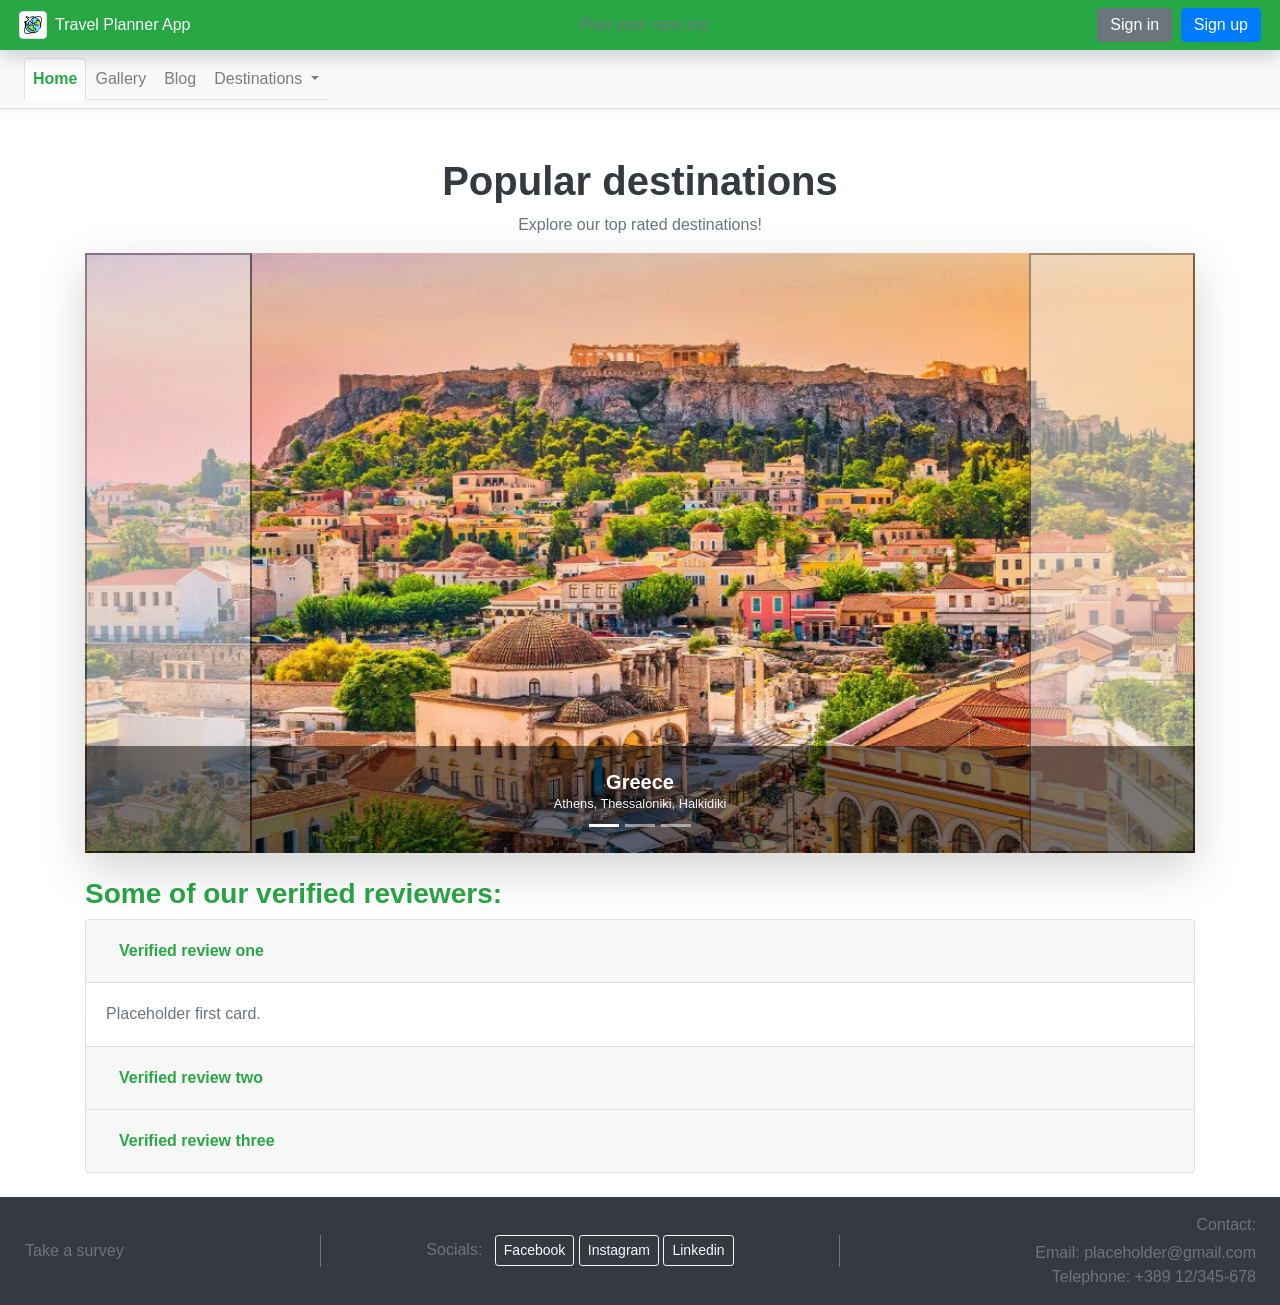
<file: index.html>
<!DOCTYPE html>
<html>
    <head>
        <meta charset="UTF-8">
        <meta name="viewport" content="width=device-width, initial-scale=1">
        <title>Travel Planner App</title>
        <link rel="stylesheet" href="https://cdn.jsdelivr.net/npm/bootstrap@4.6.1/dist/css/bootstrap.min.css">
        <link rel="stylesheet" href="style/carousel.css">
        <link rel="icon" href="travel.png">
    </head>
    <body class="d-flex flex-column min-vh-100">
        <header class="container-fluid bg-success sticky-top shadow">
            <div class="d-flex align-items-center justify-content-between py-2 px-1">
                <a href="./index.html" class="d-flex align-items-center text-light text-decoration-none">
                    <img src="travel.png" alt="Travel Planner App" class="img-thumbnail mr-2" width="28" height="28">
                    <h6 class="mb-0">Travel Planner App</h6>
                </a>

                <span class="text-muted mx-auto">Plan your next trip</span>

                <div class="d-flex align-items-center">
                    <div id="guestButtons">
                        <a class="btn btn-secondary ml-auto py-1" href="./login.html">Sign in</a>
                        <a class="btn btn-primary ml-1 py-1" href="./signup.html">Sign up</a>
                    </div>
                    <div id="userInterface" class="dropdown d-none">
                        <button id="userMessage" class="btn btn-outline-light dropdown-toggle" type="button" 
                        data-toggle="dropdown" aria-haspopup="true" aria-expanded="false">

                        </button>
                        <div class="dropdown-menu dropdown-menu-right">
                            <button id="logoutButton" class="dropdown-item" type="button">Log out</button>
                        </div>
                    </div>
                </div>
            </div>
        </header>
        <nav class="navbar navbar-expand-lg navbar-light bg-light border-bottom shadow-sm px-4">
            <div class="collapse navbar-collapse" id="navbarNav">
                <ul class="navbar-nav nav-tabs nav-fill">
                    <li class="nav-item">
                        <a class="nav-link active disabled font-weight-bold text-success" href="./index.html">Home</a>
                    </li>
                    <li class="nav-item">
                        <a class="nav-link" href="./gallery.html">Gallery</a>
                    </li>
                    <li class="nav-item">
                        <a class="nav-link" href="./blog.html">Blog</a>
                    </li>
                    <li class="nav-item dropdown">
                        <a class="nav-link dropdown-toggle" href="#" role="button" data-toggle="dropdown" aria-expanded="false">
                            Destinations
                        </a>
                        <div class="dropdown-menu">
                            <a class="dropdown-item" href="./destinations.html">Browse</a>
                            <hr class="my-1">
                            <a class="dropdown-item" href="./destinations.html#GreeceDiv">Greece</a>
                            <a class="dropdown-item" href="./destinations.html#SloveniaDiv">Slovenia</a>
                            <a class="dropdown-item" href="./destinations.html#ItalyDiv">Italy</a>
                            <a class="dropdown-item" href="./destinations.html#SpainDiv">Spain</a>
                        </div>
                    </li>
                </ul>
            </div>
        </nav>

        <main class="container-fluid my-4">
            <div class="container my-4">
                <div class="text-center mb-3">
                    <h1 class="font-weight-bold text-dark">Popular destinations</h1>
                    <p class="text-muted">Explore our top rated destinations!</p>
                </div>
                
                <div id="carouselDestinations" class="carousel slide shadow-lg rounded" data-ride="carousel" data-interval="3000">
                    <ol class="carousel-indicators">
                        <li data-target="#carouselDestinations" data-slide-to="0" class="active"></li>
                        <li data-target="#carouselDestinations" data-slide-to="1"></li>
                        <li data-target="#carouselDestinations" data-slide-to="2"></li>
                    </ol>
                    <div class="carousel-inner">
                        <div class="carousel-item active">
                            <img src="images/greece/greece.jpg" class="d-block w-100" alt="Slika 1">
                            <div class="carousel-caption py-4 carousel-text">
                                <h5 class="font-weight-bold text-white mb-0">Greece</h5>
                                <p class="text-light small">Athens, Thessaloniki, Halkidiki</p>
                            </div>
                        </div>
                        <div class="carousel-item">
                            <img src="images/italy/italy.jpg" class="d-block w-100" alt="Slika 2">
                            <div class="carousel-caption py-4 carousel-text">
                                <h5 class="font-weight-bold text-white mb-0">Italy</h5>
                                <p class="text-light small">Rome, Florence, Venice</p>
                            </div>
                        </div>
                        <div class="carousel-item">
                            <img src="images/spain/spain.jpg" class="d-block w-100" alt="Slika 3">
                            <div class="carousel-caption py-4 carousel-text">
                                <h5 class="font-weight-bold text-white mb-0">Spain</h5>
                                <p class="text-light small">Madrid, Barcelona, Seville</p>
                            </div>
                        </div>
                    </div>
                    <button class="carousel-control-prev" type="button" data-target="#carouselDestinations" data-slide="prev">
                        <span class="carousel-control-prev-icon" aria-hidden="true"></span>
                        <span class="sr-only">Previous</span>
                    </button>
                    <button class="carousel-control-next" type="button" data-target="#carouselDestinations" data-slide="next">
                        <span class="carousel-control-next-icon" aria-hidden="true"></span>
                        <span class="sr-only">Next</span>
                    </button>
                </div>
            </div>

            <div class="container">
                <h3 class="font-weight-bold text-success mb-2">Some of our verified reviewers:</h3>
                <div class="accordion" id="accordionTickReviews">
                    <div class="card">
                        <div class="card-header" id="headingOne">
                            <h2 class="mb-0">
                                <button class="btn btn-link btn-block text-left text-success font-weight-bold" type="button" data-toggle="collapse" data-target="#collapseOne" aria-expanded="true" aria-controls="collapseOne">
                                    Verified review one
                                </button>
                            </h2>
                        </div>

                        <div id="collapseOne" class="collapse show" aria-labelledby="headingOne" data-parent="#accordionTickReviews">
                            <div class="card-body text-muted">
                                Placeholder first card.
                            </div>
                        </div>
                    </div>

                    <div class="card">
                        <div class="card-header" id="headingTwo">
                            <h2 class="mb-0">
                                <button class="btn btn-link btn-block text-left text-success font-weight-bold collapsed" type="button" data-toggle="collapse" data-target="#collapseTwo" aria-expanded="false" aria-controls="collapseTwo">
                                    Verified review two
                                </button>
                            </h2>
                        </div>

                        <div id="collapseTwo" class="collapse" aria-labelledby="headingTwo" data-parent="#accordionTickReviews">
                            <div class="card-body text-muted">
                                Placeholder second card.
                            </div>
                        </div>
                    </div>

                    <div class="card">
                        <div class="card-header" id="headingThree">
                            <h2 class="mb-0">
                                <button class="btn btn-link btn-block text-left text-success font-weight-bold collapsed" type="button" data-toggle="collapse" data-target="#collapseThree" aria-expanded="false" aria-controls="collapseThree">
                                    Verified review three
                                </button>
                            </h2>
                        </div>

                        <div id="collapseThree" class="collapse" aria-labelledby="headingThree" data-parent="#accordionTickReviews">
                            <div class="card-body text-muted">
                                Placeholder third card.
                            </div>
                        </div>
                    </div>
                </div>
            </div>
        </main>

        <footer class="d-flex align-items-center justify-content-between mt-auto py-3 bg-dark text-muted px-4">
            <div id="survey" class="flex-fill text-left">
                <a class="btn btn-link text-muted px-0" href="./survey.html">Take a survey</a>
            </div>

            <div class="border-right border-secondary py-3 mx-3"></div>

            <div id="socials" class="flex-fill text-center">
                <span class="mr-2">Socials:</span>
                <a class="btn btn-outline-light btn-sm" href="https://www.facebook.com/jakov.graskoski" target="_blank">Facebook</a>
                <a class="btn btn-outline-light btn-sm" href="https://www.instagram.com/grashkoskij/" target="_blank">Instagram</a>
                <a class="btn btn-outline-light btn-sm" href="https://www.linkedin.com/in/jakov-hadzi-jordanov-795822355/" target="_blank">Linkedin</a>
            </div>

            <div class="border-right border-secondary py-3 mx-3"></div>

            <div id="contact" class="flex-fill text-right">
                <span class="d-block mb-1">Contact:</span>
                <ul class="list-unstyled mb-0">
                    <li><a href="mailto:placeholder@gmail.com" class="text-muted text-decoration-none">Email: placeholder@gmail.com</a></li>
                    <li><a href="tel:+38912345678" class="text-muted text-decoration-none">Telephone: +389 12/345-678</a></li>
                </ul>
            </div>
        </footer>


        <script src="javaScript/header.js"></script>
        <script src="https://cdn.jsdelivr.net/npm/jquery@3.6.0/dist/jquery.slim.min.js"></script>
        <script src="https://cdn.jsdelivr.net/npm/popper.js@1.16.1/dist/umd/popper.min.js"></script>
        <script src="https://cdn.jsdelivr.net/npm/bootstrap@4.6.1/dist/js/bootstrap.bundle.min.js"></script>
    </body>
</html>
</file>
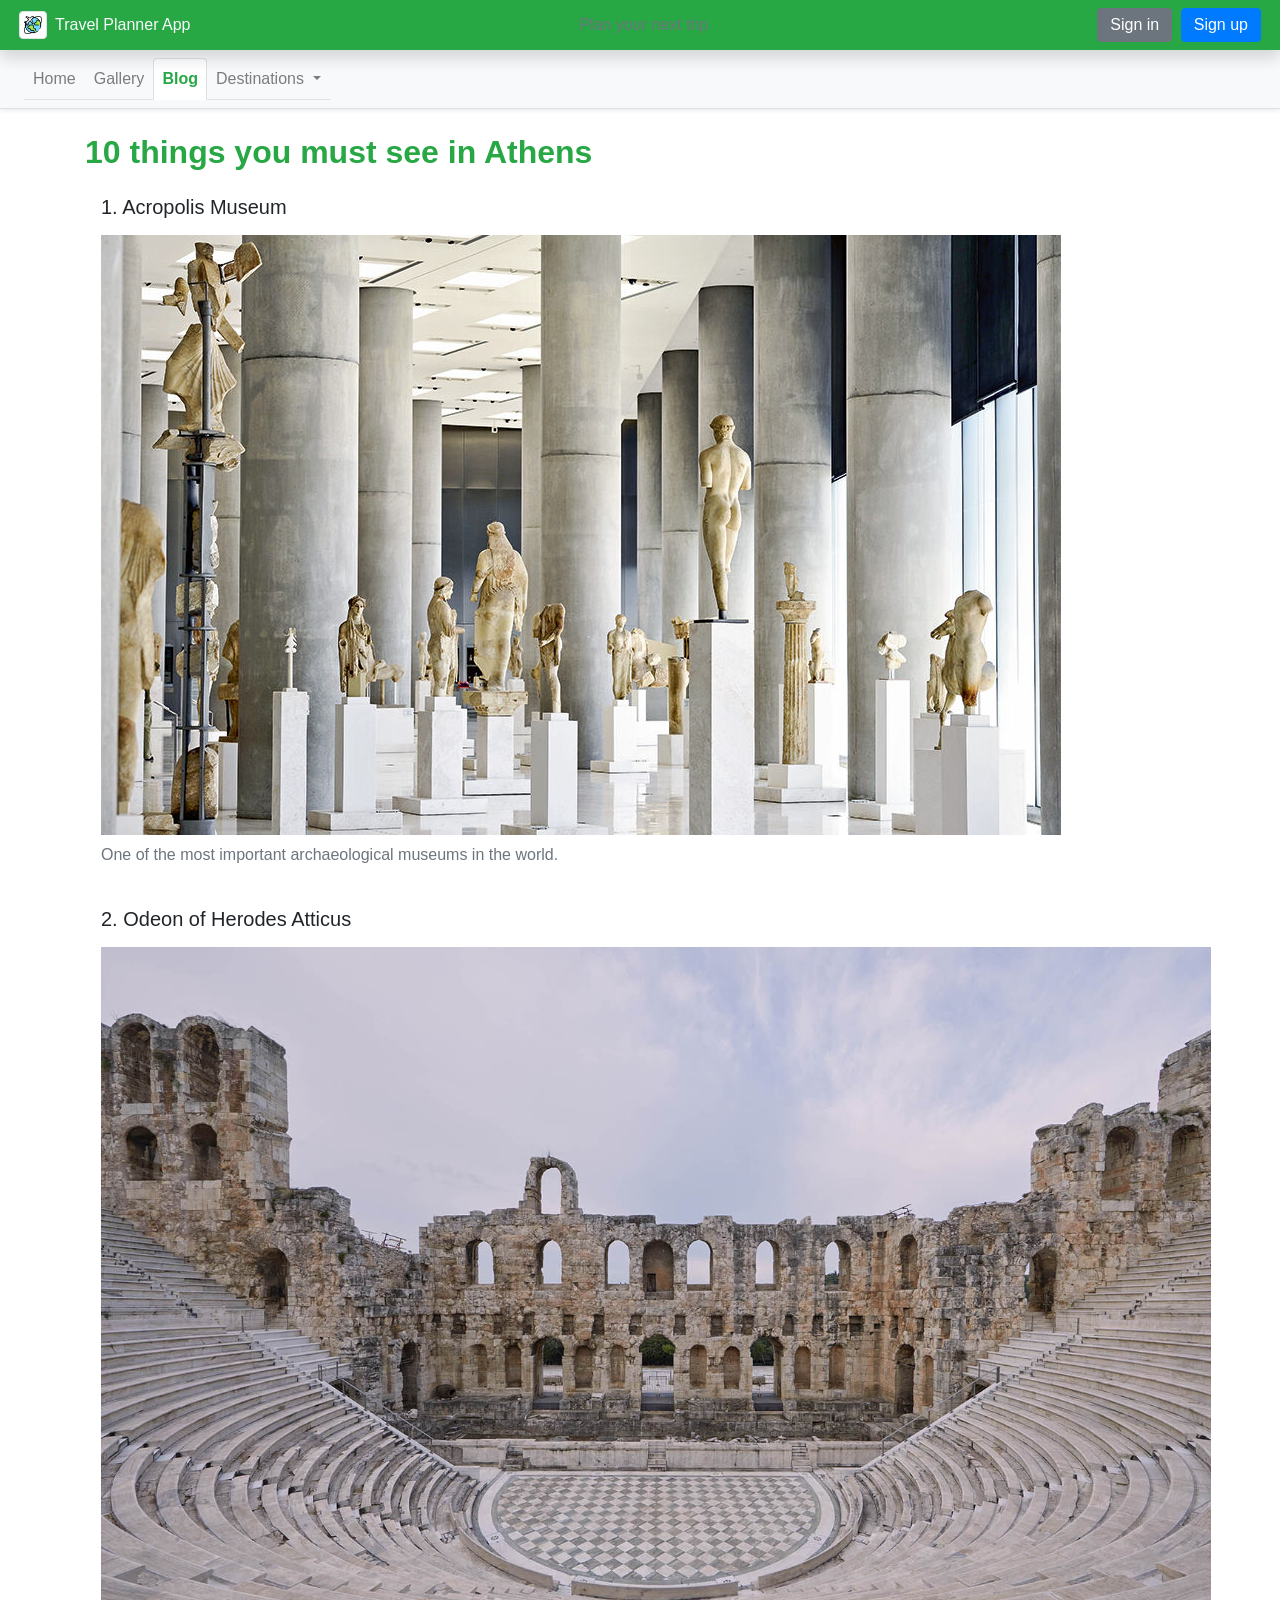
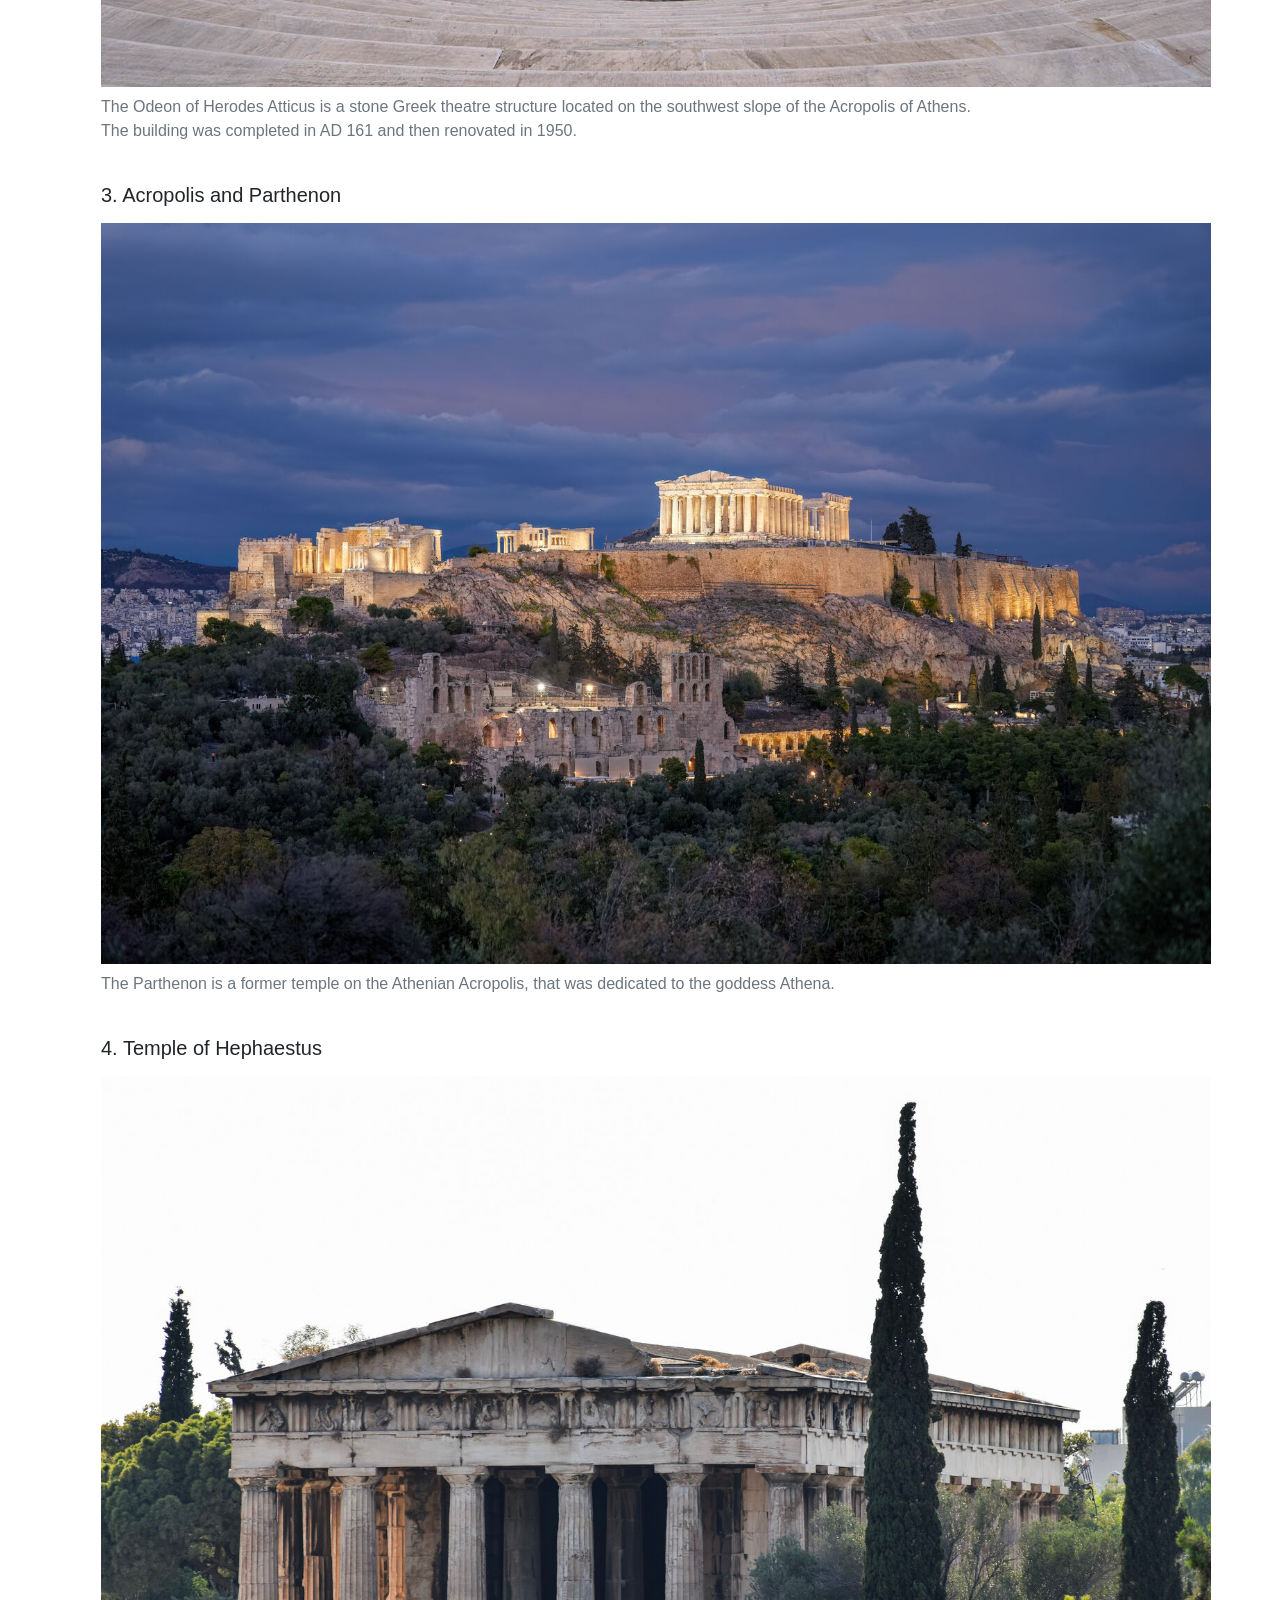
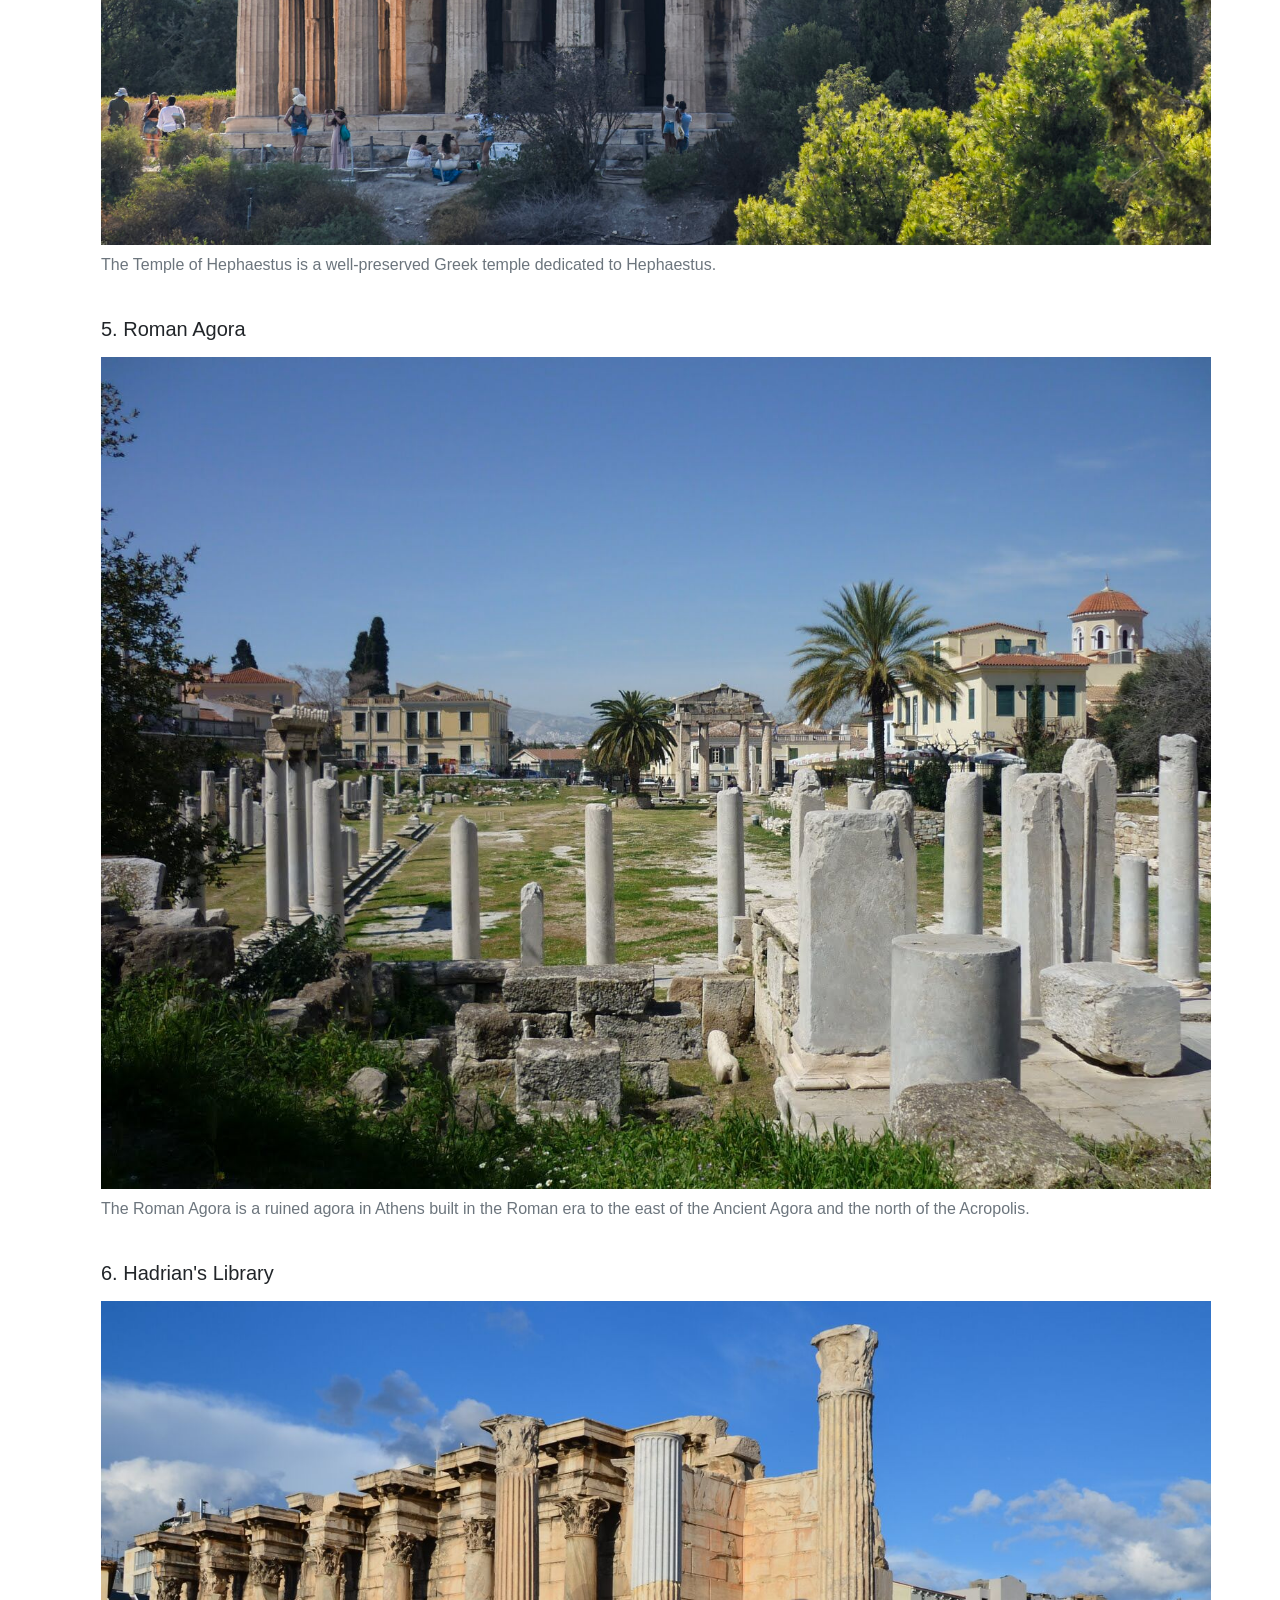
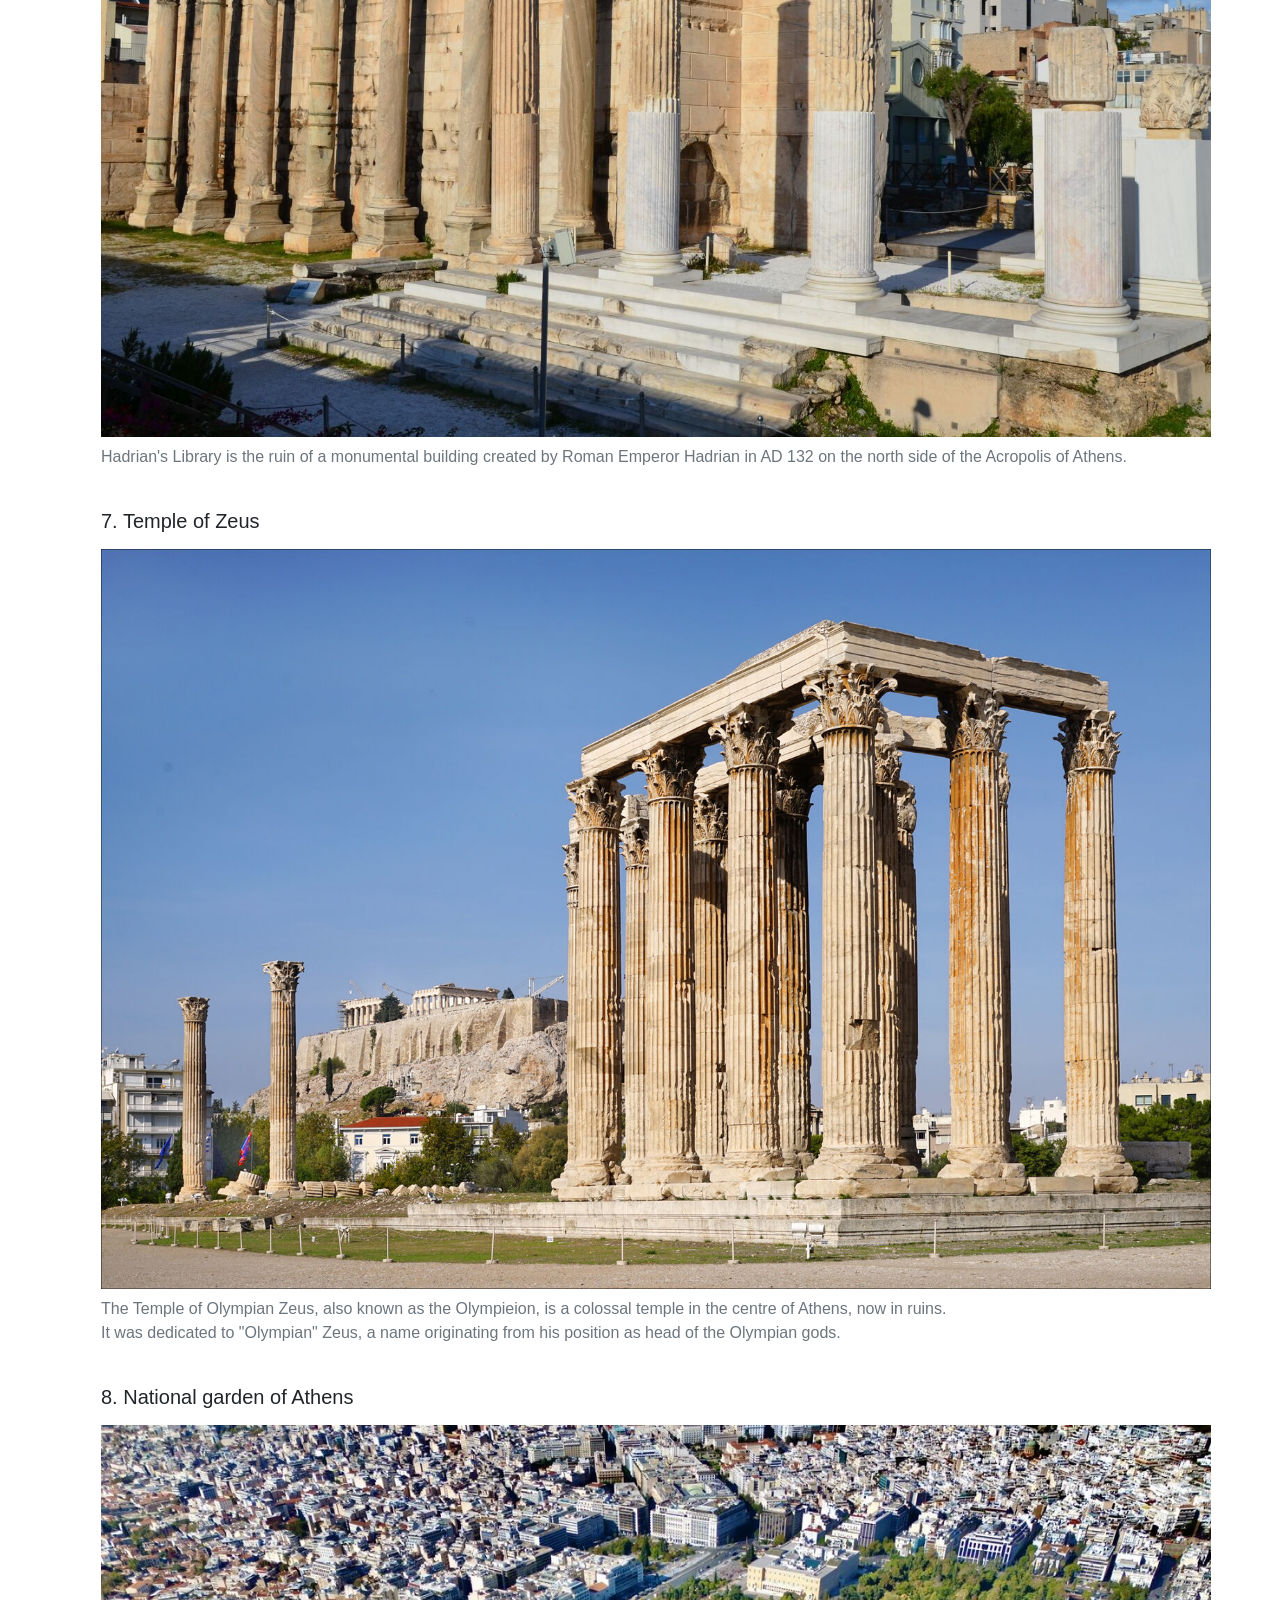
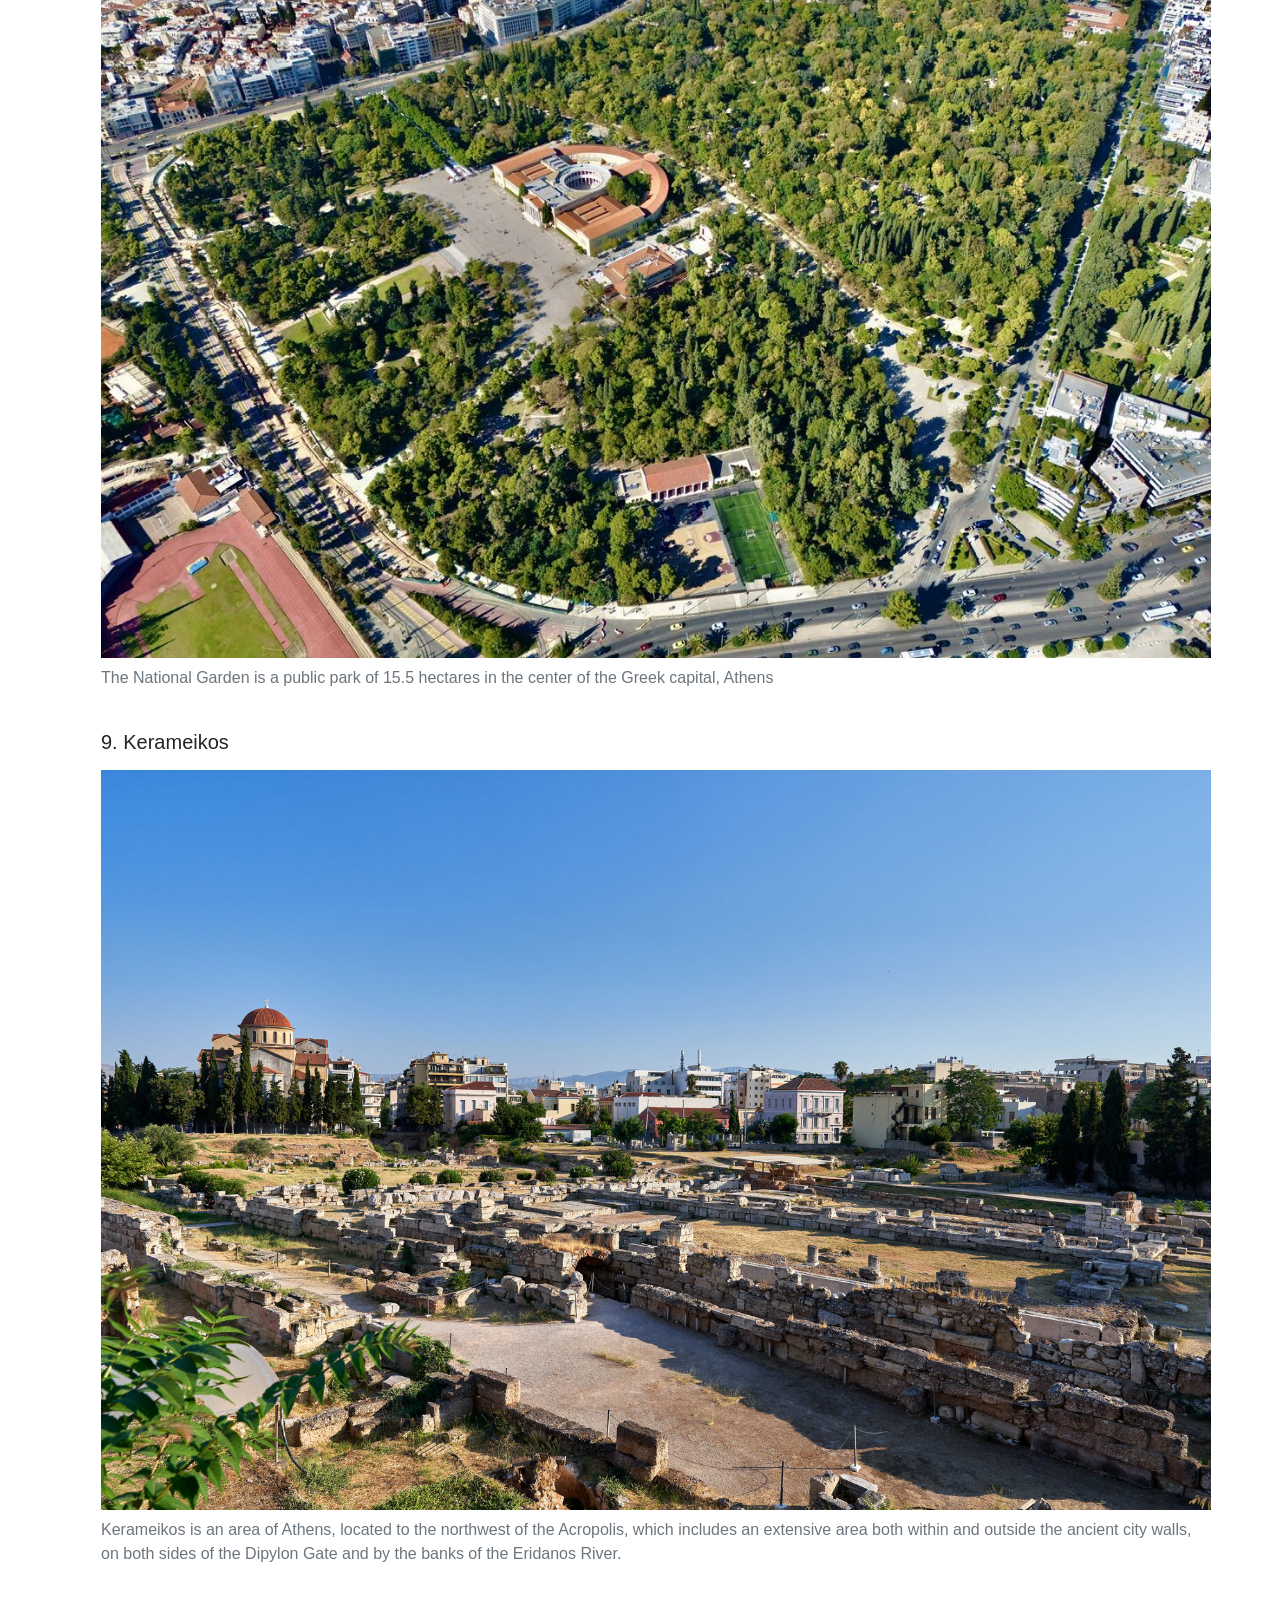
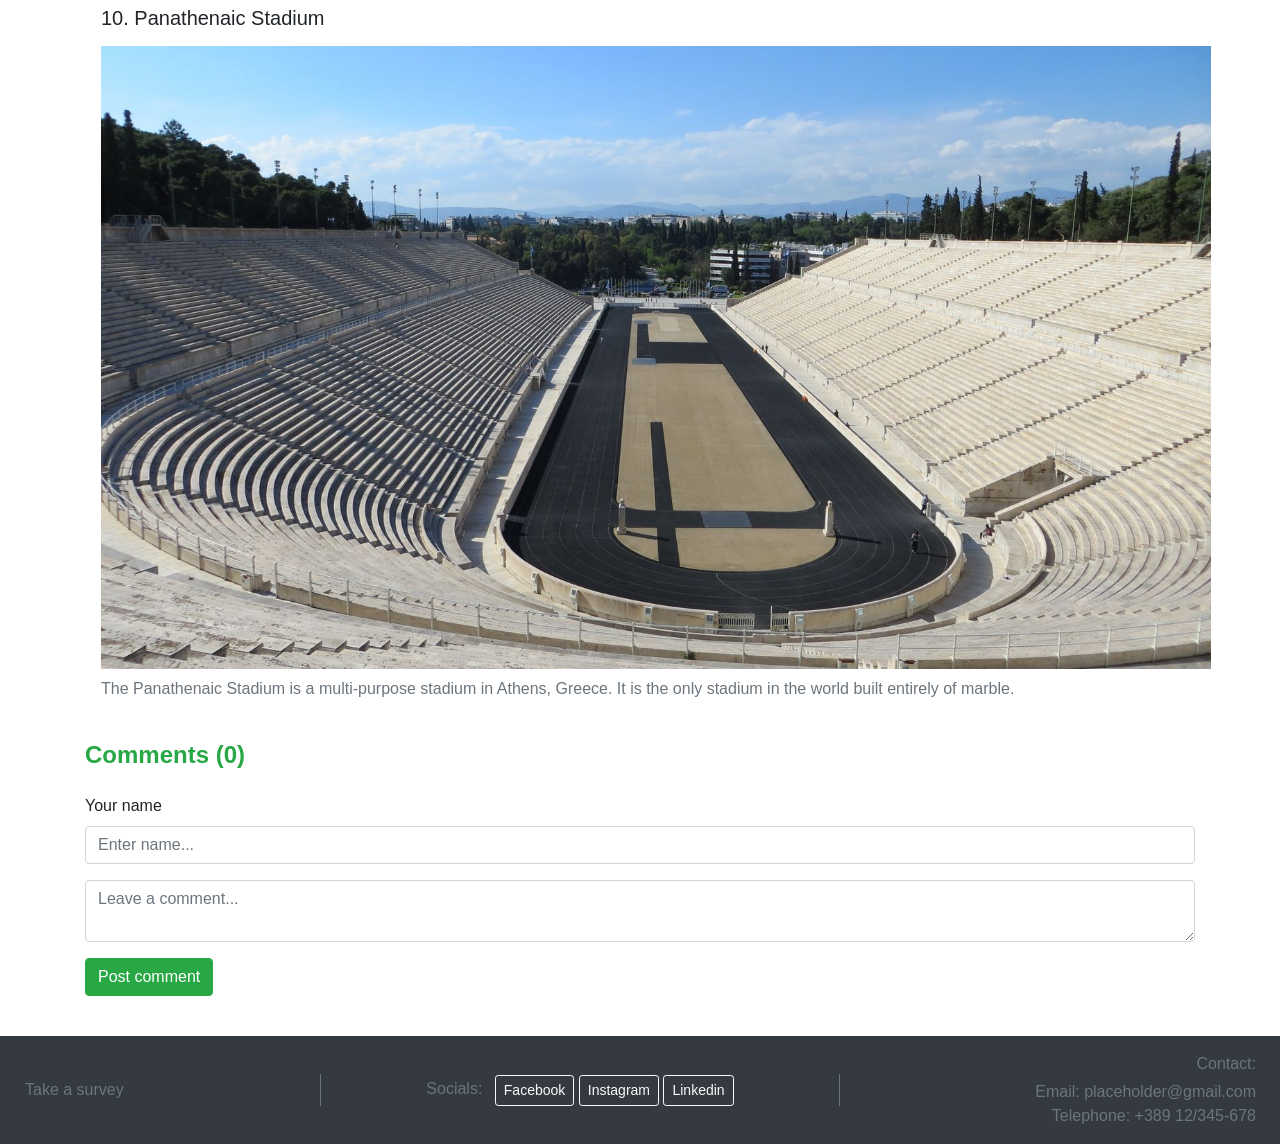
<file: blog.html>
<!DOCTYPE html>
<html>
    <head>
        <meta charset="UTF-8">
        <meta name="viewport" content="width=device-width, initial-scale=1">
        <title>Travel Planner App</title>
        <link rel="stylesheet" href="https://cdn.jsdelivr.net/npm/bootstrap@4.6.1/dist/css/bootstrap.min.css">
        <link rel="icon" href="travel.png">
    </head>
    <body class="d-flex flex-column min-vh-100">
        <header class="container-fluid bg-success sticky-top shadow">
            <div class="d-flex align-items-center justify-content-between py-2 px-1">
                <a href="./index.html" class="d-flex align-items-center text-light text-decoration-none">
                    <img src="travel.png" alt="Travel Planner App" class="img-thumbnail mr-2" width="28" height="28">
                    <h6 class="mb-0">Travel Planner App</h6>
                </a>

                <span class="text-muted mx-auto">Plan your next trip</span>

                <div class="d-flex align-items-center">
                    <div id="guestButtons">
                        <a class="btn btn-secondary ml-auto py-1" href="./login.html">Sign in</a>
                        <a class="btn btn-primary ml-1 py-1" href="./signup.html">Sign up</a>
                    </div>
                    <div id="userInterface" class="dropdown d-none">
                        <button id="userMessage" class="btn btn-outline-light dropdown-toggle" type="button" 
                        data-toggle="dropdown" aria-haspopup="true" aria-expanded="false">

                        </button>
                        <div class="dropdown-menu dropdown-menu-right">
                            <button id="logoutButton" class="dropdown-item" type="button">Log out</button>
                        </div>
                    </div>
                </div>
            </div>
        </header>
        <nav class="navbar navbar-expand-lg navbar-light bg-light border-bottom shadow-sm px-4">
            <div class="collapse navbar-collapse" id="navbarNav">
                <ul class="navbar-nav nav-tabs nav-fill">
                    <li class="nav-item">
                        <a class="nav-link" href="./index.html">Home</a>
                    </li>
                    <li class="nav-item">
                        <a class="nav-link" href="./gallery.html">Gallery</a>
                    </li>
                    <li class="nav-item">
                        <a class="nav-link active disabled font-weight-bold text-success" href="./blog.html">Blog</a>
                    </li>
                    <li class="nav-item dropdown">
                        <a class="nav-link dropdown-toggle" href="#" role="button" data-toggle="dropdown" aria-expanded="false">
                            Destinations
                        </a>
                        <div class="dropdown-menu">
                            <a class="dropdown-item" href="./destinations.html">Browse</a>
                            <hr class="my-1">
                            <a class="dropdown-item" href="./destinations.html#GreeceDiv">Greece</a>
                            <a class="dropdown-item" href="./destinations.html#SloveniaDiv">Slovenia</a>
                            <a class="dropdown-item" href="./destinations.html#ItalyDiv">Italy</a>
                            <a class="dropdown-item" href="./destinations.html#SpainDiv">Spain</a>
                        </div>
                    </li>
                </ul>
            </div>
        </nav>

        <main class="container my-4">
            <h2 class="font-weight-bold text-success mb-4">10 things you must see in Athens</h2>

            <div id="blogTenThings" class="row">
                <div class="col-12 mx-3 mb-4">
                    <h5>1. Acropolis Museum</h5>
                    <img src="images/greece/acropolis.jpg" class="img-fluid my-2" alt="Acropolis Museum">
                    <p class="text-muted">One of the most important archaeological museums in the world.</p>
                </div>
                <div class="col-12 mx-3 mb-4">
                    <h5>2. Odeon of Herodes Atticus</h5>
                    <img src="images/greece/odeon.jpg" class="img-fluid my-2" alt="Odeon of Herodes Atticus">
                    <p class="text-muted">The Odeon of Herodes Atticus is a stone Greek theatre structure 
                                          located on the southwest slope of the Acropolis of Athens.<br>
                                          The building was completed in AD 161 and then renovated in 1950.
                    </p>
                </div>
                <div class="col-12 mx-3 mb-4">
                    <h5>3. Acropolis and Parthenon</h5>
                    <img src="images/greece/parthenon.jpg" class="img-fluid my-2" alt="Acropolis and Parthenon">
                    <p class="text-muted">
                        The Parthenon is a former temple on the Athenian Acropolis, that was dedicated to the goddess Athena.
                    </p>
                </div>
                <div class="col-12 mx-3 mb-4">
                    <h5>4. Temple of Hephaestus</h5>
                    <img src="images/greece/hephaestus.jpg" class="img-fluid my-2" alt="Temple of Hephaestus">
                    <p class="text-muted">
                        The Temple of Hephaestus is a well-preserved Greek temple dedicated to Hephaestus.
                    </p>
                </div>
                <div class="col-12 mx-3 mb-4">
                    <h5>5. Roman Agora</h5>
                    <img src="images/greece/agora.jpg" class="img-fluid my-2" alt="Roman Agora">
                    <p class="text-muted">
                        The Roman Agora is a ruined agora in Athens built in the Roman era to the east of the Ancient Agora and the north of the Acropolis.
                    </p>
                </div>
                <div class="col-12 mx-3 mb-4">
                    <h5>6. Hadrian's Library</h5>
                    <img src="images/greece/hadrianLib.jpg" class="img-fluid my-2" alt="Hadrian's Library">
                    <p class="text-muted">
                        Hadrian's Library is the ruin of a monumental building created by Roman Emperor Hadrian in AD 132 on the north side of the Acropolis of Athens.
                    </p>
                </div>
                <div class="col-12 mx-3 mb-4">
                    <h5>7. Temple of Zeus</h5>
                    <img src="images/greece/templeZeus.jpg" class="img-fluid my-2" alt="Temple of Zeus">
                    <p class="text-muted">
                        The Temple of Olympian Zeus, also known as the Olympieion, is a colossal temple in the centre of Athens, now in ruins.<br>
                        It was dedicated to "Olympian" Zeus, a name originating from his position as head of the Olympian gods.
                    </p>
                </div>
                <div class="col-12 mx-3 mb-4">
                    <h5>8. National garden of Athens</h5>
                    <img src="images/greece/gardenAthens.jpg" class="img-fluid my-2" alt="National garden of Athens">
                    <p class="text-muted">
                        The National Garden is a public park of 15.5 hectares in the center of the Greek capital, Athens
                    </p>
                </div>
                <div class="col-12 mx-3 mb-4">
                    <h5>9. Kerameikos</h5>
                    <img src="images/greece/kerameikos.jpg" class="img-fluid my-2" alt="Kerameikos">
                    <p class="text-muted">
                        Kerameikos is an area of Athens, located to the northwest of the Acropolis, which includes an extensive area both within and outside the ancient city walls, 
                        on both sides of the Dipylon Gate and by the banks of the Eridanos River.
                    </p>
                </div>
                <div class="col-12 mx-3 mb-4">
                    <h5>10. Panathenaic Stadium</h5>
                    <img src="images/greece/panathenaicStadium.jpg" class="img-fluid my-2" alt="Panathenaic Stadium">
                    <p class="text-muted">
                        The Panathenaic Stadium is a multi-purpose stadium in Athens, Greece. It is the only stadium in the world built entirely of marble.
                    </p>
                </div>
            </div>

            <div class="row">
                <div class="col-12">
                    <h4 class="font-weight-bold text-success mb-4">Comments (<span id="commentCnt">0</span>)</h4>
                    <div id="commentsDiv">
                        
                    </div>

                    <form id="addComment" class="mt-3">
                        <div class="form-group">
                            <label for="nameInput">Your name</label>
                            <input id="nameInput" type="text" class="form-control" placeholder="Enter name..." required>
                        </div>
                        <div class="form-group">
                            <textarea id="commentInput" class="form-control mb-3" rows="2" placeholder="Leave a comment..." required></textarea>
                            <button id="submitComment" type="submit" class="btn btn-success">Post comment</button>
                        </div>
                    </form>
                </div>
            </div>
        </main>

        <footer class="d-flex align-items-center justify-content-between mt-auto py-3 bg-dark text-muted px-4">
            <div id="survey" class="flex-fill text-left">
                <a class="btn btn-link text-muted px-0" href="./survey.html">Take a survey</a>
            </div>

            <div class="border-right border-secondary py-3 mx-3"></div>

            <div id="socials" class="flex-fill text-center">
                <span class="mr-2">Socials:</span>
                <a class="btn btn-outline-light btn-sm" href="https://www.facebook.com/jakov.graskoski" target="_blank">Facebook</a>
                <a class="btn btn-outline-light btn-sm" href="https://www.instagram.com/grashkoskij/" target="_blank">Instagram</a>
                <a class="btn btn-outline-light btn-sm" href="https://www.linkedin.com/in/jakov-hadzi-jordanov-795822355/" target="_blank">Linkedin</a>
            </div>

            <div class="border-right border-secondary py-3 mx-3"></div>

            <div id="contact" class="flex-fill text-right">
                <span class="d-block mb-1">Contact:</span>
                <ul class="list-unstyled mb-0">
                    <li><a href="mailto:placeholder@gmail.com" class="text-muted text-decoration-none">Email: placeholder@gmail.com</a></li>
                    <li><a href="tel:+38912345678" class="text-muted text-decoration-none">Telephone: +389 12/345-678</a></li>
                </ul>
            </div>
        </footer>


        <script src="javaScript/header.js"></script>
        <script src="javaScript/blog.js"></script>
        <script src="https://cdn.jsdelivr.net/npm/jquery@3.6.0/dist/jquery.slim.min.js"></script>
        <script src="https://cdn.jsdelivr.net/npm/popper.js@1.16.1/dist/umd/popper.min.js"></script>
        <script src="https://cdn.jsdelivr.net/npm/bootstrap@4.6.1/dist/js/bootstrap.bundle.min.js"></script>
    </body>
</html>
</file>
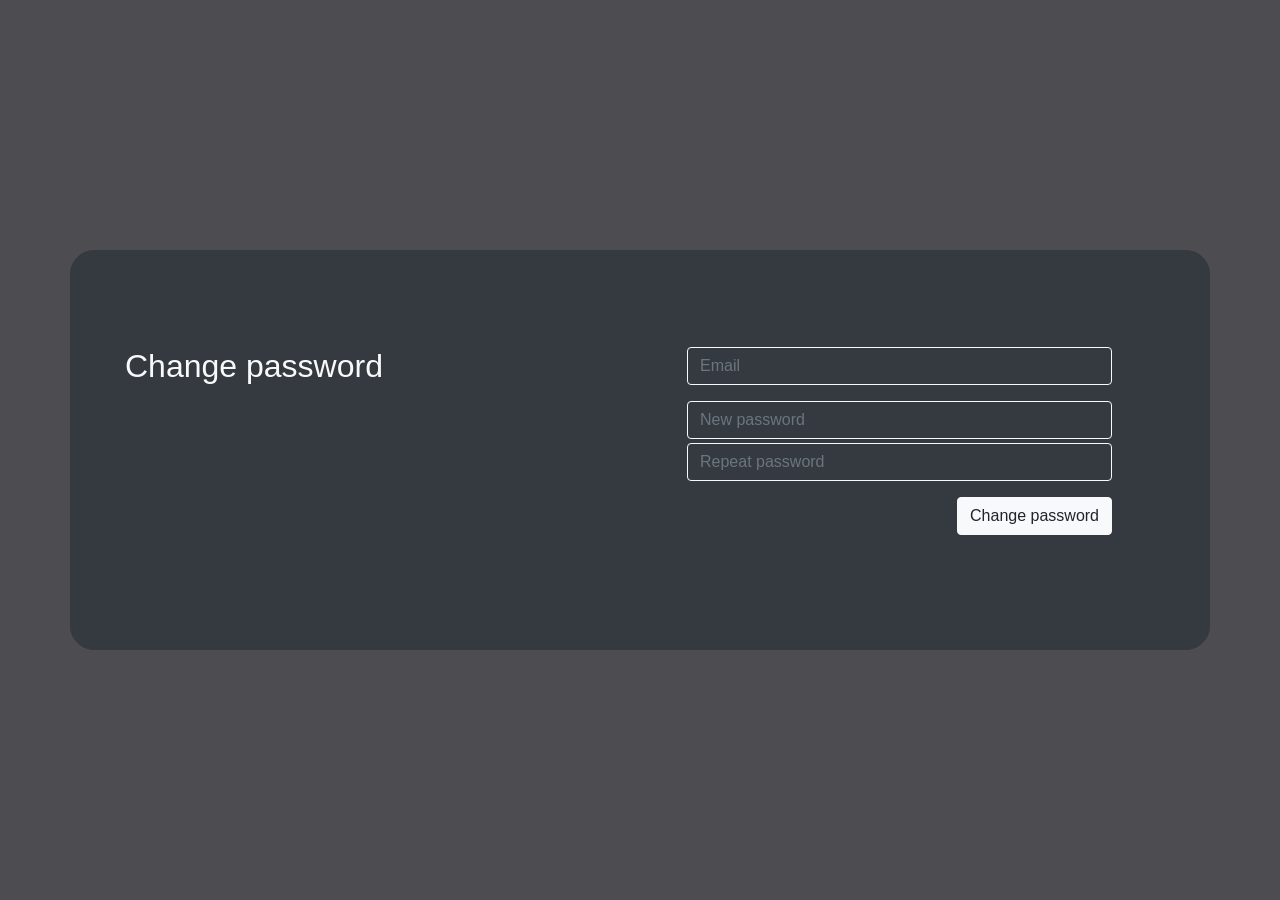
<file: changePassword.html>
<!DOCTYPE html>
<html>
    <head>
        <meta charset="UTF-8">
        <meta name="viewport" content="width=device-width, initial-scale=1">
        <link rel="stylesheet" href="https://cdn.jsdelivr.net/npm/bootstrap@4.6.1/dist/css/bootstrap.min.css">
        <link rel="stylesheet" href="style/login.css">
    </head>
    <body class="d-flex align-items-center min-vh-100">
        <div class="container py-5 my-3 border border-dark bg-dark text-light log-in-box">
            <div class="row py-5 mx-2">
                <h2 class="col-6 mx-3">Change password</h2>
                <form class="col-5">
                    <div class="form-group">
                        <input class="form-control border-light bg-dark rounded text-light" type="email" placeholder="Email" required>
                    </div>
                    <div class="form-group">
                        <input class="form-control border-light bg-dark rounded text-light my-1" type="password" placeholder="New password" required>
                        <input class="form-control border-light bg-dark rounded text-light my-1" type="password" placeholder="Repeat password" required>
                    </div>
                    <div class="d-flex justify-content-end">
                        <button id="changePasswordButton" type="submit" class="btn btn-light">Change password</button>
                    </div>
                </form>
            </div>
        </div>

        <script src="https://cdn.jsdelivr.net/npm/jquery@3.6.0/dist/jquery.slim.min.js"></script>
        <script src="https://cdn.jsdelivr.net/npm/popper.js@1.16.1/dist/umd/popper.min.js"></script>
        <script src="https://cdn.jsdelivr.net/npm/bootstrap@4.6.1/dist/js/bootstrap.bundle.min.js"></script>
    </body>
</html>
</file>
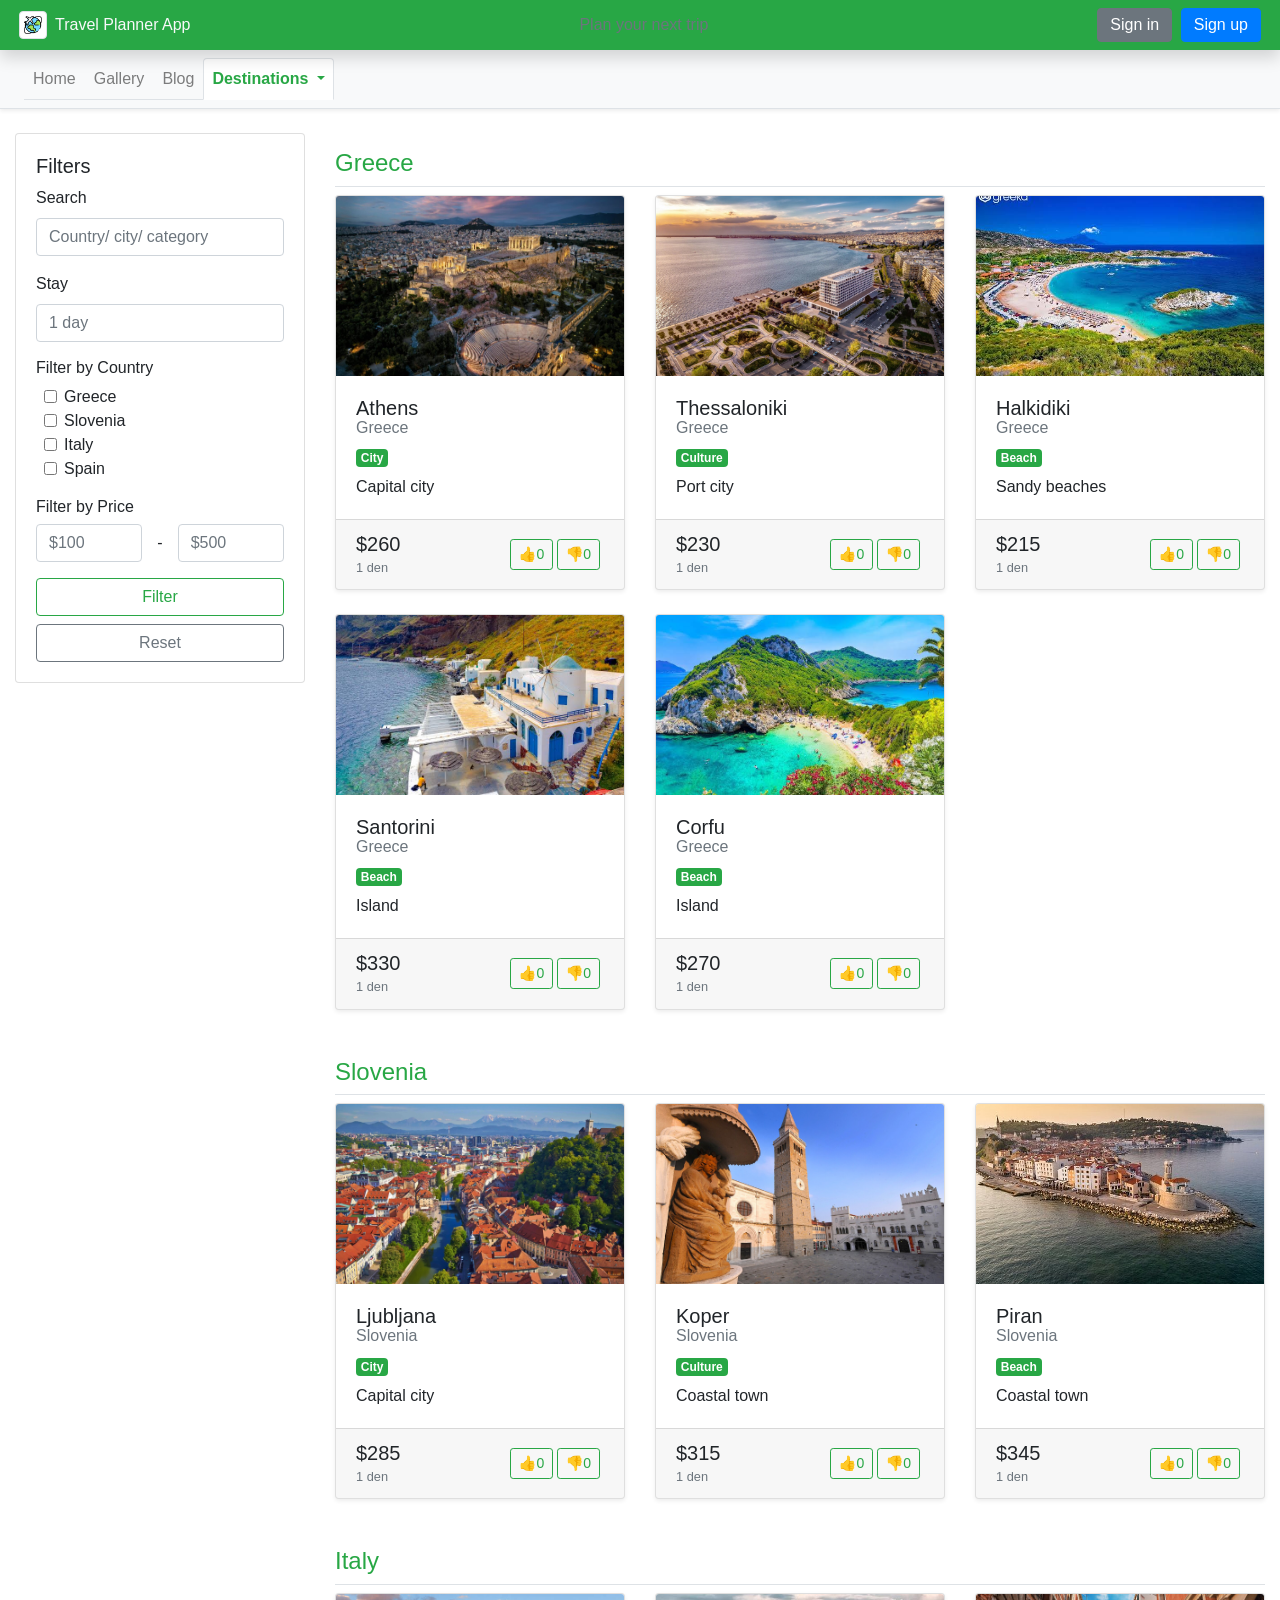
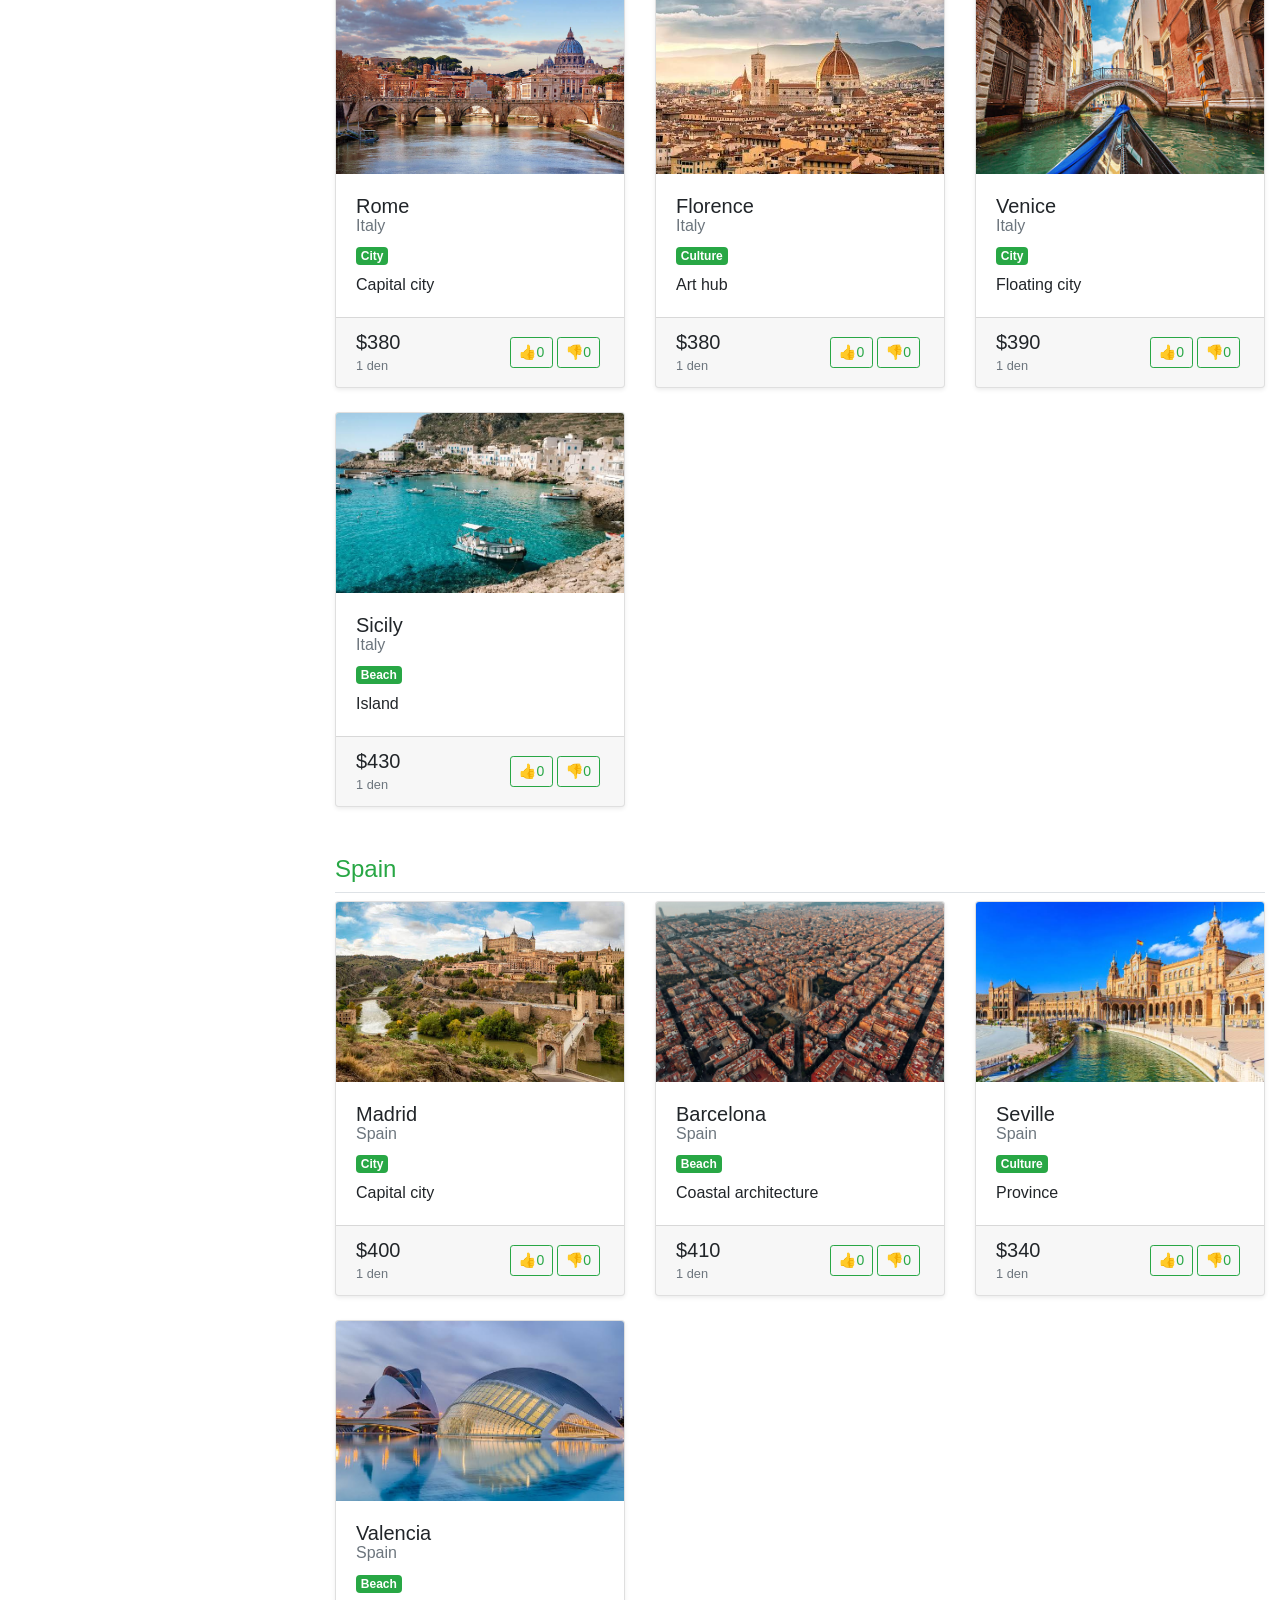
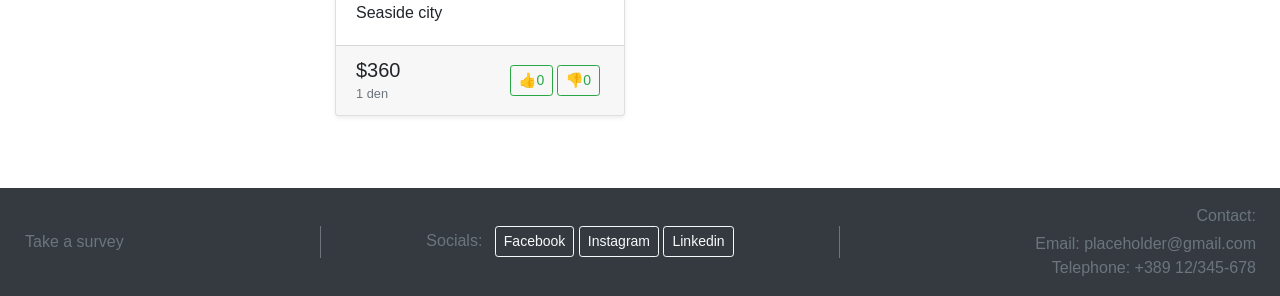
<file: destinations.html>
<!DOCTYPE html>
<html>
    <head>
        <meta charset="UTF-8">
        <meta name="viewport" content="width=device-width, initial-scale=1">
        <title>Travel Planner App</title>
        <link rel="stylesheet" href="https://cdn.jsdelivr.net/npm/bootstrap@4.6.1/dist/css/bootstrap.min.css">
        <link rel="icon" href="travel.png">
    </head>
    <body class="d-flex flex-column min-vh-100">
        <header class="container-fluid bg-success sticky-top shadow">
            <div class="d-flex align-items-center justify-content-between py-2 px-1">
                <a href="./index.html" class="d-flex align-items-center text-light text-decoration-none">
                    <img src="travel.png" alt="Travel Planner App" class="img-thumbnail mr-2" width="28" height="28">
                    <h6 class="mb-0">Travel Planner App</h6>
                </a>

                <span class="text-muted mx-auto">Plan your next trip</span>

                <div class="d-flex align-items-center">
                    <div id="guestButtons">
                        <a class="btn btn-secondary ml-auto py-1" href="./login.html">Sign in</a>
                        <a class="btn btn-primary ml-1 py-1" href="./signup.html">Sign up</a>
                    </div>
                    <div id="userInterface" class="dropdown d-none">
                        <button id="userMessage" class="btn btn-outline-light dropdown-toggle" type="button" 
                        data-toggle="dropdown" aria-haspopup="true" aria-expanded="false">

                        </button>
                        <div class="dropdown-menu dropdown-menu-right">
                            <button id="logoutButton" class="dropdown-item" type="button">Log out</button>
                        </div>
                    </div>
                </div>
            </div>
        </header>
        <nav class="navbar navbar-expand-lg navbar-light bg-light border-bottom shadow-sm px-4">
            <div class="collapse navbar-collapse" id="navbarNav">
                <ul class="navbar-nav nav-tabs nav-fill">
                    <li class="nav-item">
                        <a class="nav-link" href="./index.html">Home</a>
                    </li>
                    <li class="nav-item">
                        <a class="nav-link" href="./gallery.html">Gallery</a>
                    </li>
                    <li class="nav-item">
                        <a class="nav-link" href="./blog.html">Blog</a>
                    </li>
                    <li class="nav-item dropdown">
                        <a class="nav-link dropdown-toggle active font-weight-bold text-success" href="#" role="button" data-toggle="dropdown" aria-expanded="false">
                            Destinations
                        </a>
                        <div class="dropdown-menu">
                            <a class="dropdown-item active disabled font-weight-bold text-success" href="./destinations.html">Browse</a>
                            <hr class="my-1">
                            <a class="dropdown-item" href="#GreeceDiv">Greece</a>
                            <a class="dropdown-item" href="#SloveniaDiv">Slovenia</a>
                            <a class="dropdown-item" href="#ItalyDiv">Italy</a>
                            <a class="dropdown-item" href="#SpainDiv">Spain</a>
                        </div>
                    </li>
                </ul>
            </div>
        </nav>

        <main class="container-fluid my-4">
            <div class="row">
                <aside class="col-3 mb-4">
                    <div class="card">
                        <div class="card-body">
                            <h5>Filters</h5>
                            <div class="form-group">
                                <label for="searchInput">Search</label>
                                <input id="searchInput" type="search" class="form-control" placeholder="Country/ city/ category">
                            </div>

                            <div class="form-group">
                                <label for="stayInput">Stay</label>
                                <input id="stayInput" type="number" class="form-control" placeholder="1 day" min="1">
                            </div>

                            <div>
                                <h6>Filter by Country</h6>
                                <div class="form-check ml-2">
                                    <input class="form-check-input" type="checkbox" id="checkbox1" value="Greece">
                                    <label class="form-check-label" for="checkbox1">Greece</label>
                                </div>
                                <div class="form-check ml-2">
                                    <input class="form-check-input" type="checkbox" id="checkbox4" value="Slovenia">
                                    <label class="form-check-label" for="checkbox4">Slovenia</label>
                                </div>
                                <div class="form-check ml-2">
                                    <input class="form-check-input" type="checkbox" id="checkbox2" value="Italy">
                                    <label class="form-check-label" for="checkbox2">Italy</label>
                                </div>
                                <div class="form-check ml-2 mb-3">
                                    <input class="form-check-input" type="checkbox" id="checkbox3" value="Spain">
                                    <label class="form-check-label" for="checkbox3">Spain</label>
                                </div>
                            </div>
                            <div class="mb-3">
                                <h6>Filter by Price</h6>
                                <div class="row">
                                    <div class="col">
                                        <input id="minPrice" type="number" class="form-control" placeholder="$100">
                                    </div>
                                    <span class="form-inline">-</span>
                                    <div class="col">
                                        <input id="maxPrice" type="number" class="form-control" placeholder="$500">
                                    </div>
                                </div>
                            </div>

                            <button id="filterButton" type="button" class="btn btn-outline-success btn-block">Filter</button>
                            <button id="resetButton" type="button" class="btn btn-outline-secondary btn-block">Reset</button>
                        </div>
                    </div>
                </aside>

                <section class="col-9">
                    <div class="d-flex justify-content-between align-items-center mb-3">
                        <h5 id="results" class="mb-0"></h5>
                        <button id="addButton" class="btn btn-success d-none" data-toggle="modal" data-target="#addModal">Add destination</button>
                    </div>
                    <div id="destinationList">
                        <div id="GreeceDiv" class="mb-4">
                            <h4 class="text-success border-bottom pb-2">Greece</h4>
                            <div id="Greece" class="row"></div>
                        </div>

                        <div id="SloveniaDiv" class="mb-4">
                            <h4 class="text-success border-bottom pb-2">Slovenia</h4>
                            <div id="Slovenia" class="row"></div>
                        </div>

                        <div id="ItalyDiv" class="mb-4">
                            <h4 class="text-success border-bottom pb-2">Italy</h4>
                            <div id="Italy" class="row"></div>
                        </div>

                        <div id="SpainDiv" class="mb-4">
                            <h4 class="text-success border-bottom pb-2">Spain</h4>
                            <div id="Spain" class="row"></div>
                        </div>
                    </div>
                </section>
            </div>
        </main>

        <footer class="d-flex align-items-center justify-content-between mt-auto py-3 bg-dark text-muted px-4">
            <div id="survey" class="flex-fill text-left">
                <a class="btn btn-link text-muted px-0" href="./survey.html">Take a survey</a>
            </div>

            <div class="border-right border-secondary py-3 mx-3"></div>

            <div id="socials" class="flex-fill text-center">
                <span class="mr-2">Socials:</span>
                <a class="btn btn-outline-light btn-sm" href="https://www.facebook.com/jakov.graskoski" target="_blank">Facebook</a>
                <a class="btn btn-outline-light btn-sm" href="https://www.instagram.com/grashkoskij/" target="_blank">Instagram</a>
                <a class="btn btn-outline-light btn-sm" href="https://www.linkedin.com/in/jakov-hadzi-jordanov-795822355/" target="_blank">Linkedin</a>
            </div>

            <div class="border-right border-secondary py-3 mx-3"></div>

            <div id="contact" class="flex-fill text-right">
                <span class="d-block mb-1">Contact:</span>
                <ul class="list-unstyled mb-0">
                    <li><a href="mailto:placeholder@gmail.com" class="text-muted text-decoration-none">Email: placeholder@gmail.com</a></li>
                    <li><a href="tel:+38912345678" class="text-muted text-decoration-none">Telephone: +389 12/345-678</a></li>
                </ul>
            </div>
        </footer>


        <script src="javaScript/header.js"></script>
        <script src="javaScript/destinations.js"></script>
        <script src="https://cdn.jsdelivr.net/npm/jquery@3.6.0/dist/jquery.slim.min.js"></script>
        <script src="https://cdn.jsdelivr.net/npm/popper.js@1.16.1/dist/umd/popper.min.js"></script>
        <script src="https://cdn.jsdelivr.net/npm/bootstrap@4.6.1/dist/js/bootstrap.bundle.min.js"></script>
    </body>
</html>
</file>
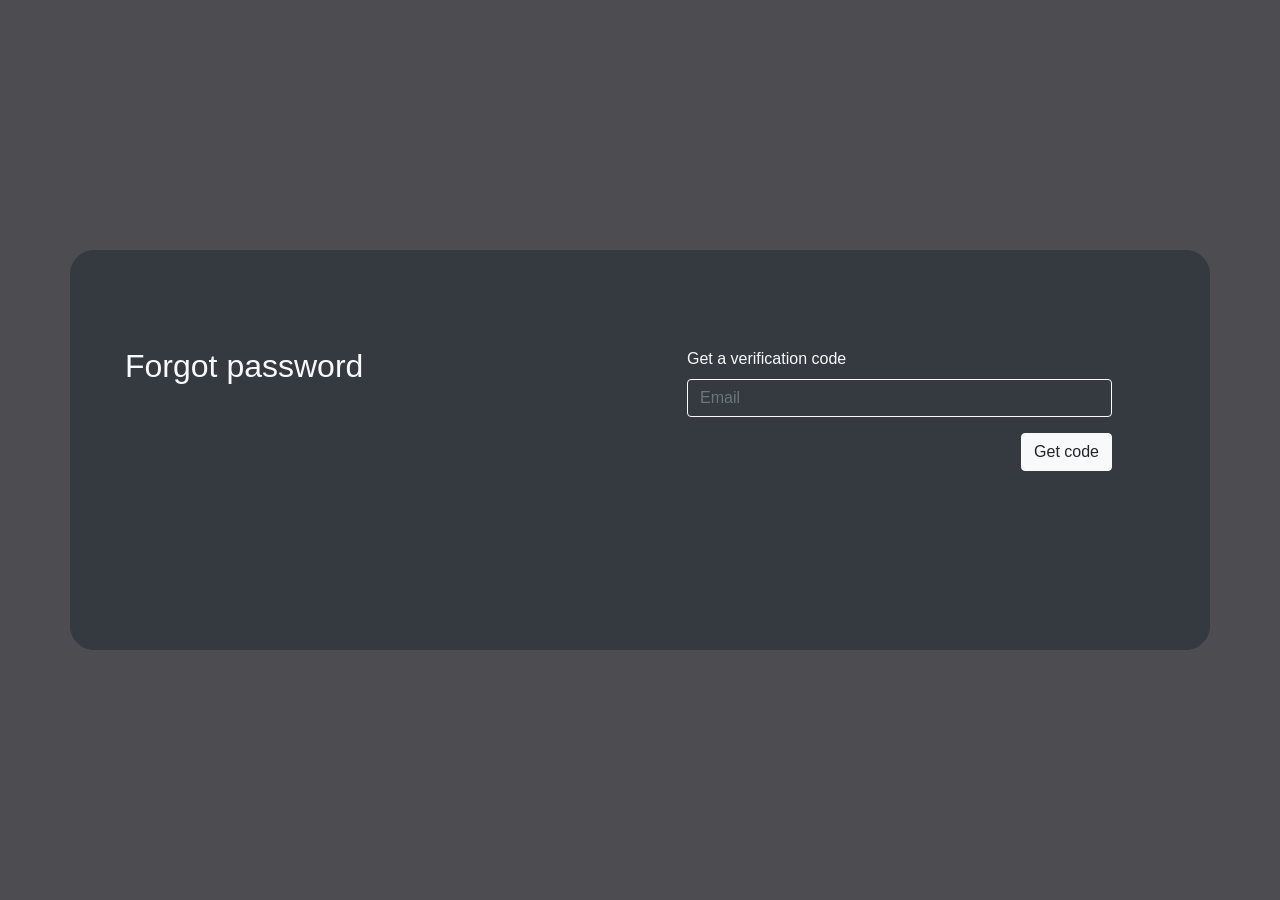
<file: forgotpassword.html>
<!DOCTYPE html>
<html>
    <head>
        <meta charset="UTF-8">
        <meta name="viewport" content="width=device-width, initial-scale=1">
        <link rel="stylesheet" href="https://cdn.jsdelivr.net/npm/bootstrap@4.6.1/dist/css/bootstrap.min.css">
        <link rel="stylesheet" href="style/login.css">
    </head>
    <body class="d-flex align-items-center min-vh-100">
        <div class="container py-5 my-3 border border-dark bg-dark text-light log-in-box">
            <div class="row py-5 mx-2">
                <h2 class="col-6 mx-3">Forgot password</h2>
                <form class="col-5">
                    <div class="form-group">
                        <label for="inputEmail">Get a verification code</label>
                        <input class="form-control border-light bg-dark rounded text-light" id="inputEmail" type="email" placeholder="Email" required>
                    </div>
                    <div class="d-flex justify-content-end">
                        <button id="getCodeButton" type="submit" class="btn btn-light">Get code</button>
                    </div>
                </form>
            </div>
        </div>

        <script src="https://cdn.jsdelivr.net/npm/jquery@3.6.0/dist/jquery.slim.min.js"></script>
        <script src="https://cdn.jsdelivr.net/npm/popper.js@1.16.1/dist/umd/popper.min.js"></script>
        <script src="https://cdn.jsdelivr.net/npm/bootstrap@4.6.1/dist/js/bootstrap.bundle.min.js"></script>
    </body>
</html>
</file>
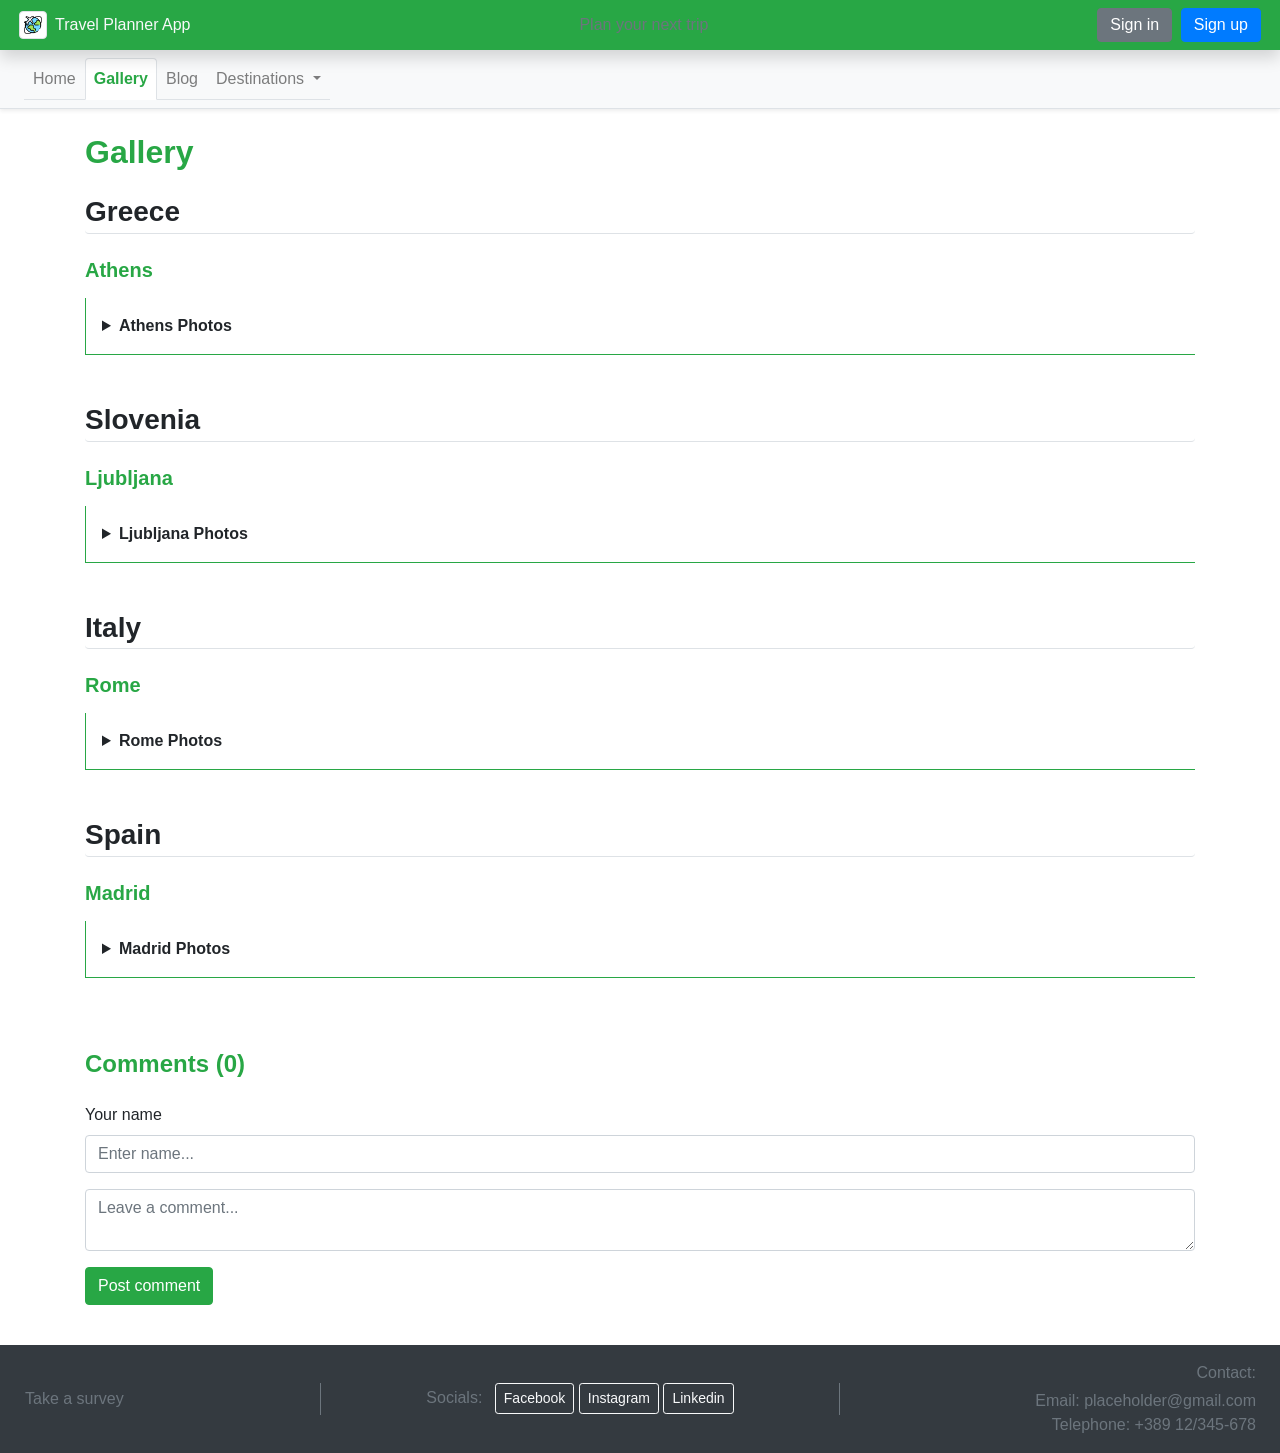
<file: gallery.html>
<!DOCTYPE html>
<html>
    <head>
        <meta charset="UTF-8">
        <meta name="viewport" content="width=device-width, initial-scale=1">
        <title>Travel Planner App</title>
        <link rel="stylesheet" href="https://cdn.jsdelivr.net/npm/bootstrap@4.6.1/dist/css/bootstrap.min.css">
        <link rel="icon" href="travel.png">
    </head>
    <body class="d-flex flex-column min-vh-100">
        <header class="container-fluid bg-success sticky-top shadow">
            <div class="d-flex align-items-center justify-content-between py-2 px-1">
                <a href="./index.html" class="d-flex align-items-center text-light text-decoration-none">
                    <img src="travel.png" alt="Travel Planner App" class="img-thumbnail mr-2" width="28" height="28">
                    <h6 class="mb-0">Travel Planner App</h6>
                </a>

                <span class="text-muted mx-auto">Plan your next trip</span>

                <div class="d-flex align-items-center">
                    <div id="guestButtons">
                        <a class="btn btn-secondary ml-auto py-1" href="./login.html">Sign in</a>
                        <a class="btn btn-primary ml-1 py-1" href="./signup.html">Sign up</a>
                    </div>
                    <div id="userInterface" class="dropdown d-none">
                        <button id="userMessage" class="btn btn-outline-light dropdown-toggle" type="button" 
                        data-toggle="dropdown" aria-haspopup="true" aria-expanded="false">

                        </button>
                        <div class="dropdown-menu dropdown-menu-right">
                            <button id="logoutButton" class="dropdown-item" type="button">Log out</button>
                        </div>
                    </div>
                </div>
            </div>
        </header>
        <nav class="navbar navbar-expand-lg navbar-light bg-light border-bottom shadow-sm px-4">
            <div class="collapse navbar-collapse" id="navbarNav">
                <ul class="navbar-nav nav-tabs nav-fill">
                    <li class="nav-item">
                        <a class="nav-link" href="./index.html">Home</a>
                    </li>
                    <li class="nav-item">
                        <a class="nav-link active disabled font-weight-bold text-success" href="./gallery.html">Gallery</a>
                    </li>
                    <li class="nav-item">
                        <a class="nav-link" href="./blog.html">Blog</a>
                    </li>
                    <li class="nav-item dropdown">
                        <a class="nav-link dropdown-toggle" href="#" role="button" data-toggle="dropdown" aria-expanded="false">
                            Destinations
                        </a>
                        <div class="dropdown-menu">
                            <a class="dropdown-item" href="./destinations.html">Browse</a>
                            <hr class="my-1">
                            <a class="dropdown-item" href="./destinations.html#GreeceDiv">Greece</a>
                            <a class="dropdown-item" href="./destinations.html#SloveniaDiv">Slovenia</a>
                            <a class="dropdown-item" href="./destinations.html#ItalyDiv">Italy</a>
                            <a class="dropdown-item" href="./destinations.html#SpainDiv">Spain</a>
                        </div>
                    </li>
                </ul>
            </div>
        </nav>

        <main class="container my-4">
            <h2 class="font-weight-bold text-success mb-4">Gallery</h2>

            <div id="Greece" class="mb-5">
                <h3 class="font-weight-bold border-bottom rounded pb-1 mb-4">Greece</h3>

                <div>
                    <h5 class="font-weight-bold text-success mb-3">Athens</h5>
                    <details class="border-bottom border-left border-success p-3">
                        <summary class="font-weight-bold">Athens Photos</summary>
                        <div class="row mt-3">
                            <div class="col-3 mb-3">
                                <div class="card h-100 shadow-sm">
                                    <img src="images/greece/athens.jpg" class="card-img-top" alt="Athens">
                                    <div class="card-body">
                                        <h6 class="card-title mb-0">Athens</h6>
                                    </div>
                                    <div class="card-footer d-flex justify-content-end align-items-center py-2">
                                        <button id="likeBtnGreeceAthens1" class="btn btn-sm btn-outline-success mr-1">👍<span id="likesGreeceAthens1">0</span></button>
                                        <button id="dislikeBtnGreeceAthens1" class="btn btn-sm btn-outline-danger mr-1">👎<span id="dislikesGreeceAthens1">0</span></button>
                                    </div>
                                </div>
                            </div>

                            <div class="col-3 mb-3">
                                <div class="card h-100 shadow-sm">
                                    <img src="images/greece/parthenon.jpg" class="card-img-top" alt="Athens">
                                    <div class="card-body">
                                        <h6 class="card-title mb-0">Parthenon</h6>
                                    </div>
                                    <div class="card-footer d-flex justify-content-end align-items-center py-2">
                                        <button id="likeBtnGreeceAthens2" class="btn btn-sm btn-outline-success mr-1">👍<span id="likesGreeceAthens2">0</span></button>
                                        <button id="dislikeBtnGreeceAthens2" class="btn btn-sm btn-outline-danger mr-1">👎<span id="dislikesGreeceAthens2">0</span></button>
                                    </div>
                                </div>
                            </div>

                            <div class="col-3 mb-3">
                                <div class="card h-100 shadow-sm">
                                    <img src="images/greece/odeon.jpg" class="card-img-top" alt="Athens">
                                    <div class="card-body">
                                        <h6 class="card-title mb-0">Odeon</h6>
                                    </div>
                                    <div class="card-footer d-flex justify-content-end align-items-center py-2">
                                        <button id="likeBtnGreeceAthens3" class="btn btn-sm btn-outline-success mr-1">👍<span id="likesGreeceAthens3">0</span></button>
                                        <button id="dislikeBtnGreeceAthens3" class="btn btn-sm btn-outline-danger mr-1">👎<span id="dislikesGreeceAthens3">0</span></button>
                                    </div>
                                </div>
                            </div>

                            <div class="col-3 mb-3">
                                <div class="card h-100 shadow-sm">
                                    <img src="images/greece/hephaestus.jpg" class="card-img-top" alt="Athens">
                                    <div class="card-body">
                                        <h6 class="card-title mb-0">Hephaestus</h6>
                                    </div>
                                    <div class="card-footer d-flex justify-content-end align-items-center py-2">
                                        <button id="likeBtnGreeceAthens4" class="btn btn-sm btn-outline-success mr-1">👍<span id="likesGreeceAthens4">0</span></button>
                                        <button id="dislikeBtnGreeceAthens4" class="btn btn-sm btn-outline-danger mr-1">👎<span id="dislikesGreeceAthens4">0</span></button>
                                    </div>
                                </div>
                            </div>
                        </div>
                    </details>
                </div>
            </div>

            <div id="Slovenia" class="mb-5">
                <h3 class="font-weight-bold border-bottom rounded pb-1 mb-4">Slovenia</h3>

                <div>
                    <h5 class="font-weight-bold text-success mb-3">Ljubljana</h5>
                    <details class="border-bottom border-left border-success p-3">
                        <summary class="font-weight-bold">Ljubljana Photos</summary>
                        <div class="row mt-3">
                            <div class="col-3 mb-3">
                                <div class="card h-100 shadow-sm">
                                    <img src="images/slovenia/ljubljana.jpg" class="card-img-top" alt="Ljubljana">
                                    <div class="card-body">
                                        <h6 class="card-title mb-0">Ljubljana</h6>
                                    </div>
                                    <div class="card-footer d-flex justify-content-end align-items-center py-2">
                                        <button id="likeBtnSloveniaLjubljana1" class="btn btn-sm btn-outline-success mr-1">👍<span id="likesSloveniaLjubljana1">0</span></button>
                                        <button id="dislikeBtnSloveniaLjubljana1" class="btn btn-sm btn-outline-danger mr-1">👎<span id="dislikesSloveniaLjubljana1">0</span></button>
                                    </div>
                                </div>
                            </div>

                            <div class="col-3 mb-3">
                                <div class="card h-100 shadow-sm">
                                    <img src="images/slovenia/ljubljanaCastle.jpg" class="card-img-top" alt="Ljubljana Castle">
                                    <div class="card-body">
                                        <h6 class="card-title mb-0">Castle</h6>
                                    </div>
                                    <div class="card-footer d-flex justify-content-end align-items-center py-2">
                                        <button id="likeBtnSloveniaLjubljana2" class="btn btn-sm btn-outline-success mr-1">👍<span id="likesSloveniaLjubljana2">0</span></button>
                                        <button id="dislikeBtnSloveniaLjubljana2" class="btn btn-sm btn-outline-danger mr-1">👎<span id="dislikesSloveniaLjubljana2">0</span></button>
                                    </div>
                                </div>
                            </div>

                            <div class="col-3 mb-3">
                                <div class="card h-100 shadow-sm">
                                    <img src="images/slovenia/tripleBridge.jpg" class="card-img-top" alt="Triple Bridge">
                                    <div class="card-body">
                                        <h6 class="card-title mb-0">Triple Bridge</h6>
                                    </div>
                                    <div class="card-footer d-flex justify-content-end align-items-center py-2">
                                        <button id="likeBtnSloveniaLjubljana3" class="btn btn-sm btn-outline-success mr-1">👍<span id="likesSloveniaLjubljana3">0</span></button>
                                        <button id="dislikeBtnSloveniaLjubljana3" class="btn btn-sm btn-outline-danger mr-1">👎<span id="dislikesSloveniaLjubljana3">0</span></button>
                                    </div>
                                </div>
                            </div>

                            <div class="col-3 mb-3">
                                <div class="card h-100 shadow-sm">
                                    <img src="images/slovenia/ljubljanaPark.jpg" class="card-img-top" alt="Tivoli Park">
                                    <div class="card-body">
                                        <h6 class="card-title mb-0">Tivoli Park</h6>
                                    </div>
                                    <div class="card-footer d-flex justify-content-end align-items-center py-2">
                                        <button id="likeBtnSloveniaLjubljana4" class="btn btn-sm btn-outline-success mr-1">👍<span id="likesSloveniaLjubljana4">0</span></button>
                                        <button id="dislikeBtnSloveniaLjubljana4" class="btn btn-sm btn-outline-danger mr-1">👎<span id="dislikesSloveniaLjubljana4">0</span></button>
                                    </div>
                                </div>
                            </div>
                        </div>
                    </details>
                </div>
            </div>

            <div id="Italy" class="mb-5">
                <h3 class="font-weight-bold border-bottom rounded pb-1 mb-4">Italy</h3>

                <div>
                    <h5 class="font-weight-bold text-success mb-3">Rome</h5>
                    <details class="border-bottom border-left border-success p-3">
                        <summary class="font-weight-bold">Rome Photos</summary>
                        <div class="row mt-3">
                            <div class="col-3 mb-3">
                                <div class="card h-100 shadow-sm">
                                    <img src="images/italy/rome1.jpg" class="card-img-top" alt="Rome">
                                    <div class="card-body">
                                        <h6 class="card-title mb-0">Rome</h6>
                                    </div>
                                    <div class="card-footer d-flex justify-content-end align-items-center py-2">
                                        <button id="likeBtnItalyRome1" class="btn btn-sm btn-outline-success mr-1">👍<span id="likesItalyRome1">0</span></button>
                                        <button id="dislikeBtnItalyRome1" class="btn btn-sm btn-outline-danger mr-1">👎<span id="dislikesItalyRome1">0</span></button>
                                    </div>
                                </div>
                            </div>

                            <div class="col-3 mb-3">
                                <div class="card h-100 shadow-sm">
                                    <img src="images/italy/colosseum.jpg" class="card-img-top" alt="Colosseum">
                                    <div class="card-body">
                                        <h6 class="card-title mb-0">Colosseum</h6>
                                    </div>
                                    <div class="card-footer d-flex justify-content-end align-items-center py-2">
                                        <button id="likeBtnItalyRome2" class="btn btn-sm btn-outline-success mr-1">👍<span id="likesItalyRome2">0</span></button>
                                        <button id="dislikeBtnItalyRome2" class="btn btn-sm btn-outline-danger mr-1">👎<span id="dislikesItalyRome2">0</span></button>
                                    </div>
                                </div>
                            </div>

                            <div class="col-3 mb-3">
                                <div class="card h-100 shadow-sm">
                                    <img src="images/italy/vatican.jpg" class="card-img-top" alt="Vatican">
                                    <div class="card-body">
                                        <h6 class="card-title mb-0">Vatican</h6>
                                    </div>
                                    <div class="card-footer d-flex justify-content-end align-items-center py-2">
                                        <button id="likeBtnItalyRome3" class="btn btn-sm btn-outline-success mr-1">👍<span id="likesItalyRome3">0</span></button>
                                        <button id="dislikeBtnItalyRome3" class="btn btn-sm btn-outline-danger mr-1">👎<span id="dislikesItalyRome3">0</span></button>
                                    </div>
                                </div>
                            </div>

                            <div class="col-3 mb-3">
                                <div class="card shadow-sm">
                                    <img src="images/italy/trevi.jpg" class="card-img-top" alt="Trevi Fountain">
                                    <div class="card-body">
                                        <h6 class="card-title mb-0">Trevi Fountain</h6>
                                    </div>
                                    <div class="card-footer d-flex justify-content-end align-items-center py-2">
                                        <button id="likeBtnItalyRome4" class="btn btn-sm btn-outline-success mr-1">👍<span id="likesItalyRome4">0</span></button>
                                        <button id="dislikeBtnItalyRome4" class="btn btn-sm btn-outline-danger mr-1">👎<span id="dislikesItalyRome4">0</span></button>
                                    </div>
                                </div>
                            </div>
                        </div>
                    </details>
                </div>
            </div>

            <div id="Spain" class="mb-5">
                <h3 class="font-weight-bold border-bottom rounded pb-1 mb-4">Spain</h3>

                <div>
                    <h5 class="font-weight-bold text-success mb-3">Madrid</h5>
                    <details class="border-bottom border-left border-success p-3">
                        <summary class="font-weight-bold">Madrid Photos</summary>
                        <div class="row mt-3">
                            <div class="col-3 mb-3">
                                <div class="card h-100 shadow-sm">
                                    <img src="images/spain/madrid.jpg" class="card-img-top" alt="Madrid">
                                    <div class="card-body">
                                        <h6 class="card-title mb-0">Madrid</h6>
                                    </div>
                                    <div class="card-footer d-flex justify-content-end align-items-center py-2">
                                        <button id="likeBtnSpainMadrid1" class="btn btn-sm btn-outline-success mr-1">👍<span id="likesSpainMadrid1">0</span></button>
                                        <button id="dislikeBtnSpainMadrid1" class="btn btn-sm btn-outline-danger mr-1">👎<span id="dislikesSpainMadrid1">0</span></button>
                                    </div>
                                </div>
                            </div>

                            <div class="col-3 mb-3">
                                <div class="card h-100 shadow-sm">
                                    <img src="images/spain/retiroPark.jpg" class="card-img-top" alt="Retiro Park">
                                    <div class="card-body">
                                        <h6 class="card-title mb-0">Retiro Park</h6>
                                    </div>
                                    <div class="card-footer d-flex justify-content-end align-items-center py-2">
                                        <button id="likeBtnSpainMadrid2" class="btn btn-sm btn-outline-success mr-1">👍<span id="likesSpainMadrid2">0</span></button>
                                        <button id="dislikeBtnSpainMadrid2" class="btn btn-sm btn-outline-danger mr-1">👎<span id="dislikesSpainMadrid2">0</span></button>
                                    </div>
                                </div>
                            </div>

                            <div class="col-3 mb-3">
                                <div class="card h-100 shadow-sm">
                                    <img src="images/spain/palace.jpg" class="card-img-top" alt="Royal Palace">
                                    <div class="card-body">
                                        <h6 class="card-title mb-0">Royal Palace</h6>
                                    </div>
                                    <div class="card-footer d-flex justify-content-end align-items-center py-2">
                                        <button id="likeBtnSpainMadrid3" class="btn btn-sm btn-outline-success mr-1">👍<span id="likesSpainMadrid3">0</span></button>
                                        <button id="dislikeBtnSpainMadrid3" class="btn btn-sm btn-outline-danger mr-1">👎<span id="dislikesSpainMadrid3">0</span></button>
                                    </div>
                                </div>
                            </div>

                            <div class="col-3 mb-3">
                                <div class="card h-100 shadow-sm">
                                    <img src="images/spain/plazaMayor.jpg" class="card-img-top" alt="Plaza Mayor">
                                    <div class="card-body">
                                        <h6 class="card-title mb-0">Plaza Mayor</h6>
                                    </div>
                                    <div class="card-footer d-flex justify-content-end align-items-center py-2">
                                        <button id="likeBtnSpainMadrid4" class="btn btn-sm btn-outline-success mr-1">👍<span id="likesSpainMadrid4">0</span></button>
                                        <button id="dislikeBtnSpainMadrid4" class="btn btn-sm btn-outline-danger mr-1">👎<span id="dislikesSpainMadrid4">0</span></button>
                                    </div>
                                </div>
                            </div>
                        </div>
                    </details>
                </div>
            </div>

            <div class="row mt-5 borer-top pt-4">
                <div class="col-12">
                    <h4 class="font-weight-bold text-success mb-4">Comments (<span id="commentCnt">0</span>)</h4>
                    <div id="commentsDiv">
                        
                    </div>

                    <form id="addComment" class="mt-3">
                        <div class="form-group">
                            <label for="nameInput">Your name</label>
                            <input id="nameInput" type="text" class="form-control" placeholder="Enter name..." required>
                        </div>
                        <div class="form-group">
                            <textarea id="commentInput" class="form-control mb-3" rows="2" placeholder="Leave a comment..." required></textarea>
                            <button id="submitComment" type="submit" class="btn btn-success">Post comment</button>
                        </div>
                    </form>
                </div>
            </div>
        </main>

        <footer class="d-flex align-items-center justify-content-between mt-auto py-3 bg-dark text-muted px-4">
            <div id="survey" class="flex-fill text-left">
                <a class="btn btn-link text-muted px-0" href="./survey.html">Take a survey</a>
            </div>

            <div class="border-right border-secondary py-3 mx-3"></div>

            <div id="socials" class="flex-fill text-center">
                <span class="mr-2">Socials:</span>
                <a class="btn btn-outline-light btn-sm" href="https://www.facebook.com/jakov.graskoski" target="_blank">Facebook</a>
                <a class="btn btn-outline-light btn-sm" href="https://www.instagram.com/grashkoskij/" target="_blank">Instagram</a>
                <a class="btn btn-outline-light btn-sm" href="https://www.linkedin.com/in/jakov-hadzi-jordanov-795822355/" target="_blank">Linkedin</a>
            </div>

            <div class="border-right border-secondary py-3 mx-3"></div>

            <div id="contact" class="flex-fill text-right">
                <span class="d-block mb-1">Contact:</span>
                <ul class="list-unstyled mb-0">
                    <li><a href="mailto:placeholder@gmail.com" class="text-muted text-decoration-none">Email: placeholder@gmail.com</a></li>
                    <li><a href="tel:+38912345678" class="text-muted text-decoration-none">Telephone: +389 12/345-678</a></li>
                </ul>
            </div>
        </footer>


        <script src="javaScript/header.js"></script>
        <script src="javaScript/gallery.js"></script>
        <script src="javaScript/blog.js"></script>
        <script src="https://cdn.jsdelivr.net/npm/jquery@3.6.0/dist/jquery.slim.min.js"></script>
        <script src="https://cdn.jsdelivr.net/npm/popper.js@1.16.1/dist/umd/popper.min.js"></script>
        <script src="https://cdn.jsdelivr.net/npm/bootstrap@4.6.1/dist/js/bootstrap.bundle.min.js"></script>
    </body>
</html>
</file>
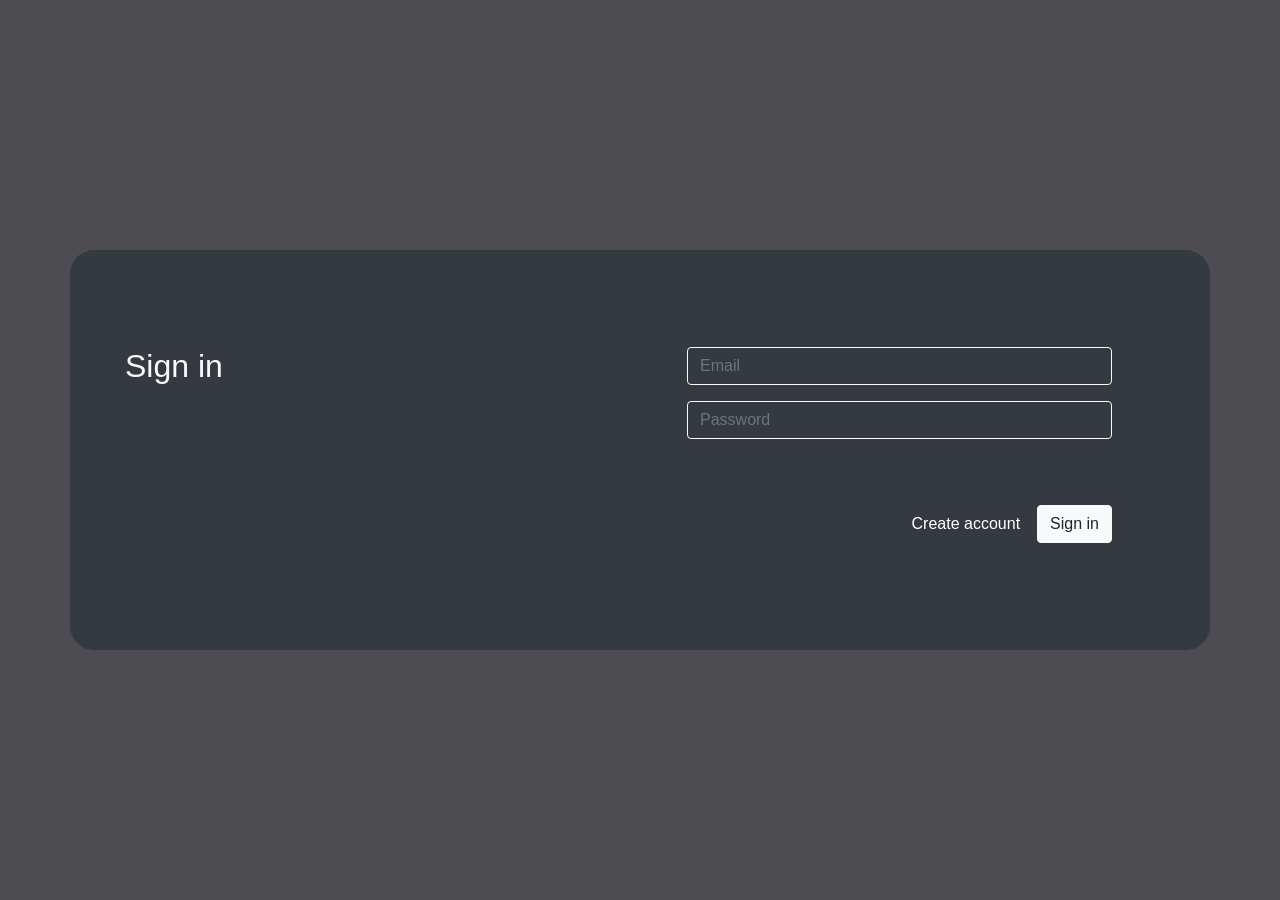
<file: login.html>
<!DOCTYPE html>
<html>
    <head>
        <meta charset="UTF-8">
        <meta name="viewport" content="width=device-width, initial-scale=1">
        <title>Log in</title>
        <link rel="stylesheet" href="https://cdn.jsdelivr.net/npm/bootstrap@4.6.1/dist/css/bootstrap.min.css">
        <link rel="stylesheet" href="style/login.css">
        <link rel="icon" href="travel.png">
    </head>
    <body class="d-flex align-items-center min-vh-100">
        <div class="container py-5 my-3 border border-dark bg-dark text-light log-in-box">
            <div class="row py-5 mx-2">
                <h2 class="col-6 mx-3">Sign in</h2>
                <form class="col-5">
                    <div class="form-group">
                        <input id="loginEmail" class="form-control border-light bg-dark rounded text-light" type="email" placeholder="Email" required>
                    </div>
                    <div class="form-group">
                        <input id="loginPass" class="form-control border-light bg-dark rounded text-light" type="password" placeholder="Password" required>
                    </div>
                    <div class="error-slot">
                        <div id="loginError" class="alert alert-danger mb-0 py-2 d-none"></div>
                    </div>
                    <div class="d-flex justify-content-end">
                        <a href="./signup.html" class="btn btn-dark">Create account</a>
                        <button id="loginButton" type="submit" class="btn btn-light ml-1">Sign in</button>
                    </div>
                </form>
            </div>
        </div>

        <script src="javaScript/users.js"></script>
        <script src="javaScript/login.js"></script>
        <script src="https://cdn.jsdelivr.net/npm/jquery@3.6.0/dist/jquery.slim.min.js"></script>
        <script src="https://cdn.jsdelivr.net/npm/popper.js@1.16.1/dist/umd/popper.min.js"></script>
        <script src="https://cdn.jsdelivr.net/npm/bootstrap@4.6.1/dist/js/bootstrap.bundle.min.js"></script>
    </body>
</html>
</file>
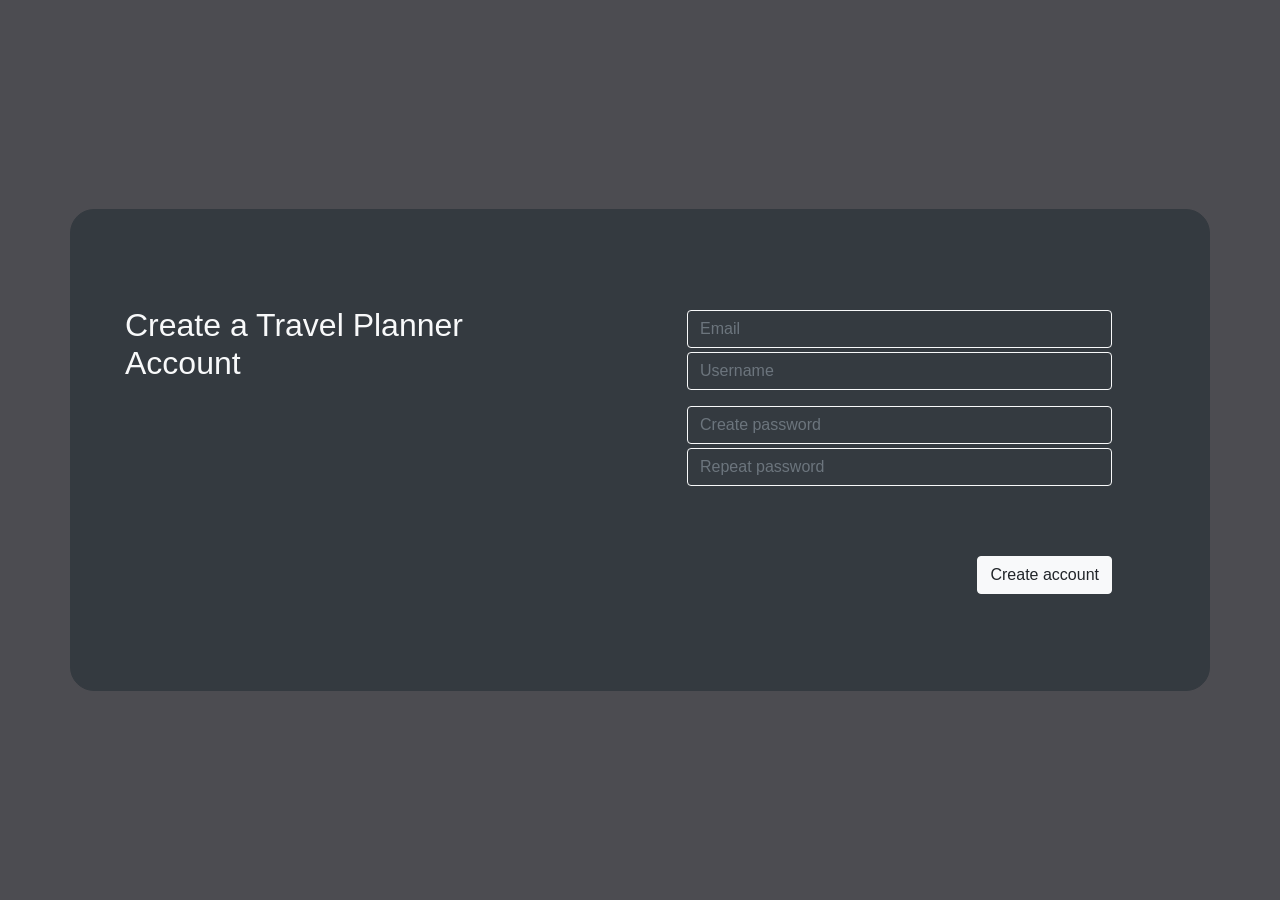
<file: signup.html>
<!DOCTYPE html>
<html>
    <head>
        <meta charset="UTF-8">
        <meta name="viewport" content="width=device-width, initial-scale=1">
        <title>Sign up</title>
        <link rel="stylesheet" href="https://cdn.jsdelivr.net/npm/bootstrap@4.6.1/dist/css/bootstrap.min.css">
        <link rel="stylesheet" href="style/login.css">
        <link rel="icon" href="travel.png">
    </head>
    <body class="d-flex align-items-center min-vh-100">
        <div class="container py-5 my-3 border border-dark bg-dark text-light log-in-box">
            <div class="row py-5 mx-2">
                <h2 class="col-6 mx-3">Create a Travel Planner<br>Account</h2>
                <form class="col-5">
                    <div class="form-group">
                        <input class="form-control border-light bg-dark rounded text-light my-1" id="signupEmail" type="email" placeholder="Email" required>
                        <input class="form-control border-light bg-dark rounded text-light my-1" id="signupUser" type="text" placeholder="Username" required>
                    </div>
                    <div class="form-group">
                        <input class="form-control border-light bg-dark rounded text-light my-1" id="signupPass" type="password" placeholder="Create password" required>
                        <input class="form-control border-light bg-dark rounded text-light my-1" id="signupPassCopy" type="password" placeholder="Repeat password" required>
                        <div class="error-slot">
                        <div id="signupError" class="alert alert-danger mb-0 py-2 d-none"></div>
                    </div>
                    </div>
                    <div class="d-flex justify-content-end">
                        <button id="createAccountButton" type="submit" class="btn btn-light">Create account</button>
                    </div>
                </form>
            </div>
        </div>

        <script src="javaScript/users.js"></script>
        <script src="javaScript/signup.js"></script>
        <script src="https://cdn.jsdelivr.net/npm/jquery@3.6.0/dist/jquery.slim.min.js"></script>
        <script src="https://cdn.jsdelivr.net/npm/popper.js@1.16.1/dist/umd/popper.min.js"></script>
        <script src="https://cdn.jsdelivr.net/npm/bootstrap@4.6.1/dist/js/bootstrap.bundle.min.js"></script>
    </body>
</html>
</file>
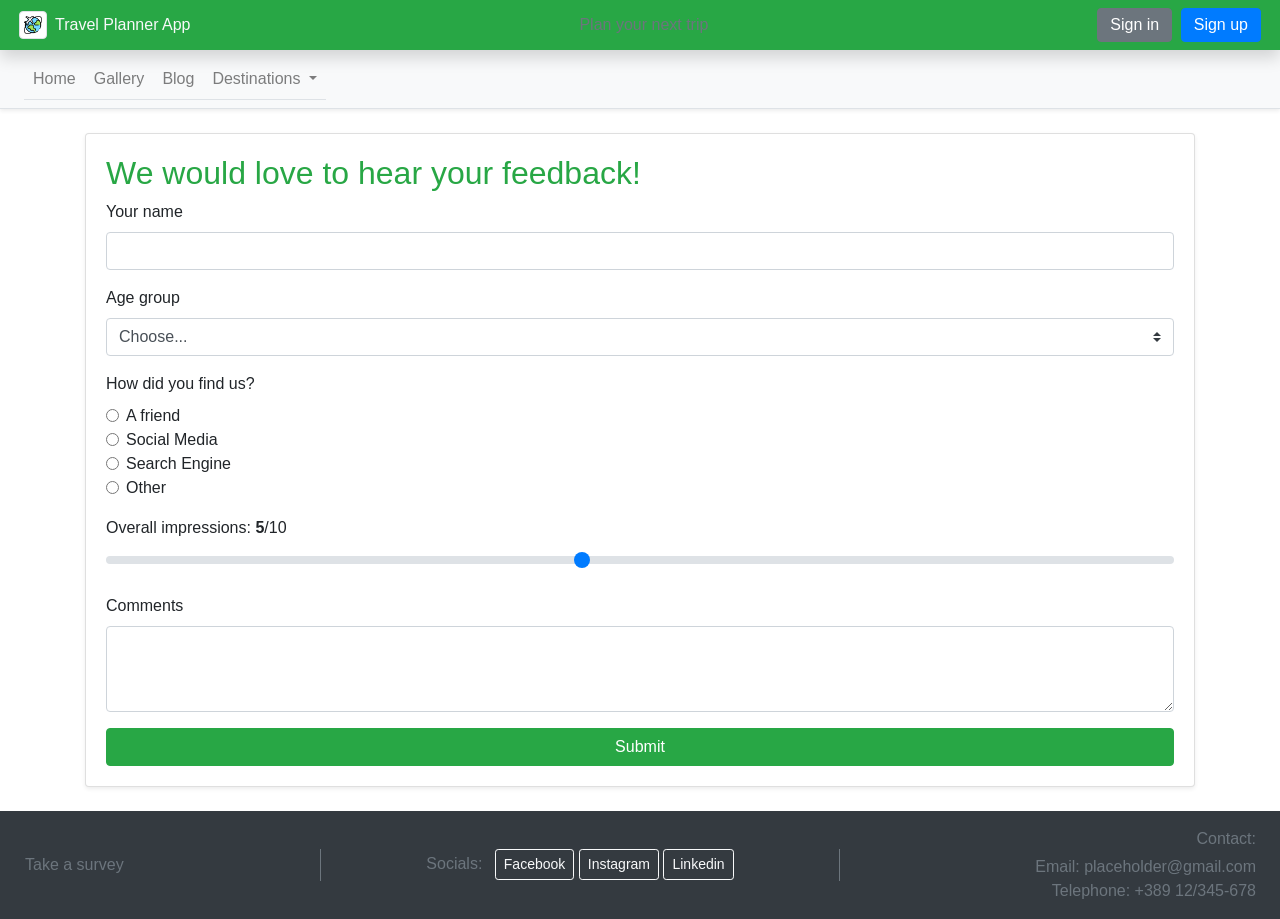
<file: survey.html>
<!DOCTYPE html>
<html>
    <head>
        <meta charset="UTF-8">
        <meta name="viewport" content="width=device-width, initial-scale=1">
        <title>Travel Planner App</title>
        <link rel="stylesheet" href="https://cdn.jsdelivr.net/npm/bootstrap@4.6.1/dist/css/bootstrap.min.css">
        <link rel="icon" href="travel.png">
    </head>
    <body class="d-flex flex-column min-vh-100">
        <header class="container-fluid bg-success sticky-top shadow">
            <div class="d-flex align-items-center justify-content-between py-2 px-1">
                <a href="./index.html" class="d-flex align-items-center text-light text-decoration-none">
                    <img src="travel.png" alt="Travel Planner App" class="img-thumbnail mr-2" width="28" height="28">
                    <h6 class="mb-0">Travel Planner App</h6>
                </a>

                <span class="text-muted mx-auto">Plan your next trip</span>

                <div class="d-flex align-items-center">
                    <div id="guestButtons">
                        <a class="btn btn-secondary ml-auto py-1" href="./login.html">Sign in</a>
                        <a class="btn btn-primary ml-1 py-1" href="./signup.html">Sign up</a>
                    </div>
                    <div id="userInterface" class="dropdown d-none">
                        <button id="userMessage" class="btn btn-outline-light dropdown-toggle" type="button" 
                        data-toggle="dropdown" aria-haspopup="true" aria-expanded="false">

                        </button>
                        <div class="dropdown-menu dropdown-menu-right">
                            <button id="logoutButton" class="dropdown-item" type="button">Log out</button>
                        </div>
                    </div>
                </div>
            </div>
        </header>
        <nav class="navbar navbar-expand-lg navbar-light bg-light border-bottom shadow-sm px-4">
            <div class="collapse navbar-collapse" id="navbarNav">
                <ul class="navbar-nav nav-tabs nav-fill">
                    <li class="nav-item">
                        <a class="nav-link" href="./index.html">Home</a>
                    </li>
                    <li class="nav-item">
                        <a class="nav-link" href="./gallery.html">Gallery</a>
                    </li>
                    <li class="nav-item">
                        <a class="nav-link" href="./blog.html">Blog</a>
                    </li>
                    <li class="nav-item dropdown">
                        <a class="nav-link dropdown-toggle" href="#" role="button" data-toggle="dropdown" aria-expanded="false">
                            Destinations
                        </a>
                        <div class="dropdown-menu">
                            <a class="dropdown-item" href="./destinations.html">Browse</a>
                            <hr class="my-1">
                            <a class="dropdown-item" href="./destinations.html#GreeceDiv">Greece</a>
                            <a class="dropdown-item" href="./destinations.html#SloveniaDiv">Slovenia</a>
                            <a class="dropdown-item" href="./destinations.html#ItalyDiv">Italy</a>
                            <a class="dropdown-item" href="./destinations.html#SpainDiv">Spain</a>
                        </div>
                    </li>
                </ul>
            </div>
        </nav>

        <main class="container my-4">
            <div class="row justify-content-center">
                <div class="col-12">
                    <div id="surveyCard" class="card shadow-sm">
                        <div class="card-body">
                            <h2 class="text-success">We would love to hear your feedback!</h2>

                            <form id="surveyForm">
                                <div class="form-group">
                                    <label for="nameInput">Your name</label>
                                    <input id="nameInput" type="text" class="form-control" required>
                                </div>

                                <div class="form-group">
                                    <label for="ageInput">Age group</label>
                                    <select id="ageInput" class="custom-select" required>
                                        <option selected value="" disabled>Choose...</option>
                                        <option>Under 18</option>
                                        <option>18-25</option>
                                        <option>26-40</option>
                                        <option>Over 40</option>
                                    </select>
                                </div>

                                <div class="form-group">
                                    <label>How did you find us?</label>
                                    <div class="form-check">
                                        <input id="selectFriend" class="form-check-input" type="radio" value="A friend" name="src" required>
                                        <label class="form-check-label" for="selectFriend">A friend</label>
                                    </div>
                                    <div class="form-check">
                                        <input id="selectScM" class="form-check-input" type="radio" value="Social Media" name="src" required>
                                        <label class="form-check-label" for="selectScM">Social Media</label>
                                    </div>
                                    <div class="form-check">
                                        <input id="selectSchEn" class="form-check-input" type="radio" value="Search Engine" name="src" required>
                                        <label class="form-check-label" for="selectSchEn">Search Engine</label>
                                    </div>
                                    <div class="form-check">
                                        <input id="selectOther" class="form-check-input" type="radio" value="Other" name="src" required>
                                        <label class="form-check-label" for="selectOther">Other</label>
                                    </div>
                                </div>

                                <div class="form-group">
                                    <label for="ratingInput">Overall impressions: <strong id="ratingValue">5</strong>/10</label>
                                    <input id="ratingInput" type="range" class="custom-range" min="1" max="10" value="5">
                                </div>

                                <div class="form-group">
                                    <label for="commentInput">Comments</label>
                                    <textarea id="commentInput" class="form-control" rows="3"></textarea>
                                </div>

                                <button type="submit" class="btn btn-success btn-block">Submit</button>
                            </form>
                        </div>
                    </div>

                    <div id="thanksCard" class="card shadow-sm d-none">
                        <div class="card-body">
                            <h2 class="text-success">Thank you, <span id="userName"></span>!</h2>
                            <p class="text-muted">Here's what we collected:</p>
                            <div id="collectedData" class="bg-light p-3 rounded"></div>
                        </div>
                    </div>
                </div>
            </div>
        </main>

        <footer class="d-flex align-items-center justify-content-between mt-auto py-3 bg-dark text-muted px-4">
            <div id="survey" class="flex-fill text-left">
                <a class="btn btn-link text-muted px-0" href="./survey.html">Take a survey</a>
            </div>

            <div class="border-right border-secondary py-3 mx-3"></div>

            <div id="socials" class="flex-fill text-center">
                <span class="mr-2">Socials:</span>
                <a class="btn btn-outline-light btn-sm" href="https://www.facebook.com/jakov.graskoski" target="_blank">Facebook</a>
                <a class="btn btn-outline-light btn-sm" href="https://www.instagram.com/grashkoskij/" target="_blank">Instagram</a>
                <a class="btn btn-outline-light btn-sm" href="https://www.linkedin.com/in/jakov-hadzi-jordanov-795822355/" target="_blank">Linkedin</a>
            </div>

            <div class="border-right border-secondary py-3 mx-3"></div>

            <div id="contact" class="flex-fill text-right">
                <span class="d-block mb-1">Contact:</span>
                <ul class="list-unstyled mb-0">
                    <li><a href="mailto:placeholder@gmail.com" class="text-muted text-decoration-none">Email: placeholder@gmail.com</a></li>
                    <li><a href="tel:+38912345678" class="text-muted text-decoration-none">Telephone: +389 12/345-678</a></li>
                </ul>
            </div>
        </footer>


        <script src="javaScript/header.js"></script>
        <script src="javaScript/survey.js"></script>
        <script src="https://cdn.jsdelivr.net/npm/jquery@3.6.0/dist/jquery.slim.min.js"></script>
        <script src="https://cdn.jsdelivr.net/npm/popper.js@1.16.1/dist/umd/popper.min.js"></script>
        <script src="https://cdn.jsdelivr.net/npm/bootstrap@4.6.1/dist/js/bootstrap.bundle.min.js"></script>
    </body>
</html>
</file>
<file: style/carousel.css>
#carouselDestinations img {
    height: 600px;
    width: 1200px;
}

.carousel-text {
    background-color: rgba(0, 0, 0, 0.5);
    left: 0;
    right: 0;
    bottom: 0;
}
</file>
<file: style/login.css>
body {
    background-color: rgb(76, 76, 81);
}

.log-in-box {
    border-radius: 24px;
    min-height: 400px;
}

.error-slot {
    min-height: 50px;
}
</file>
